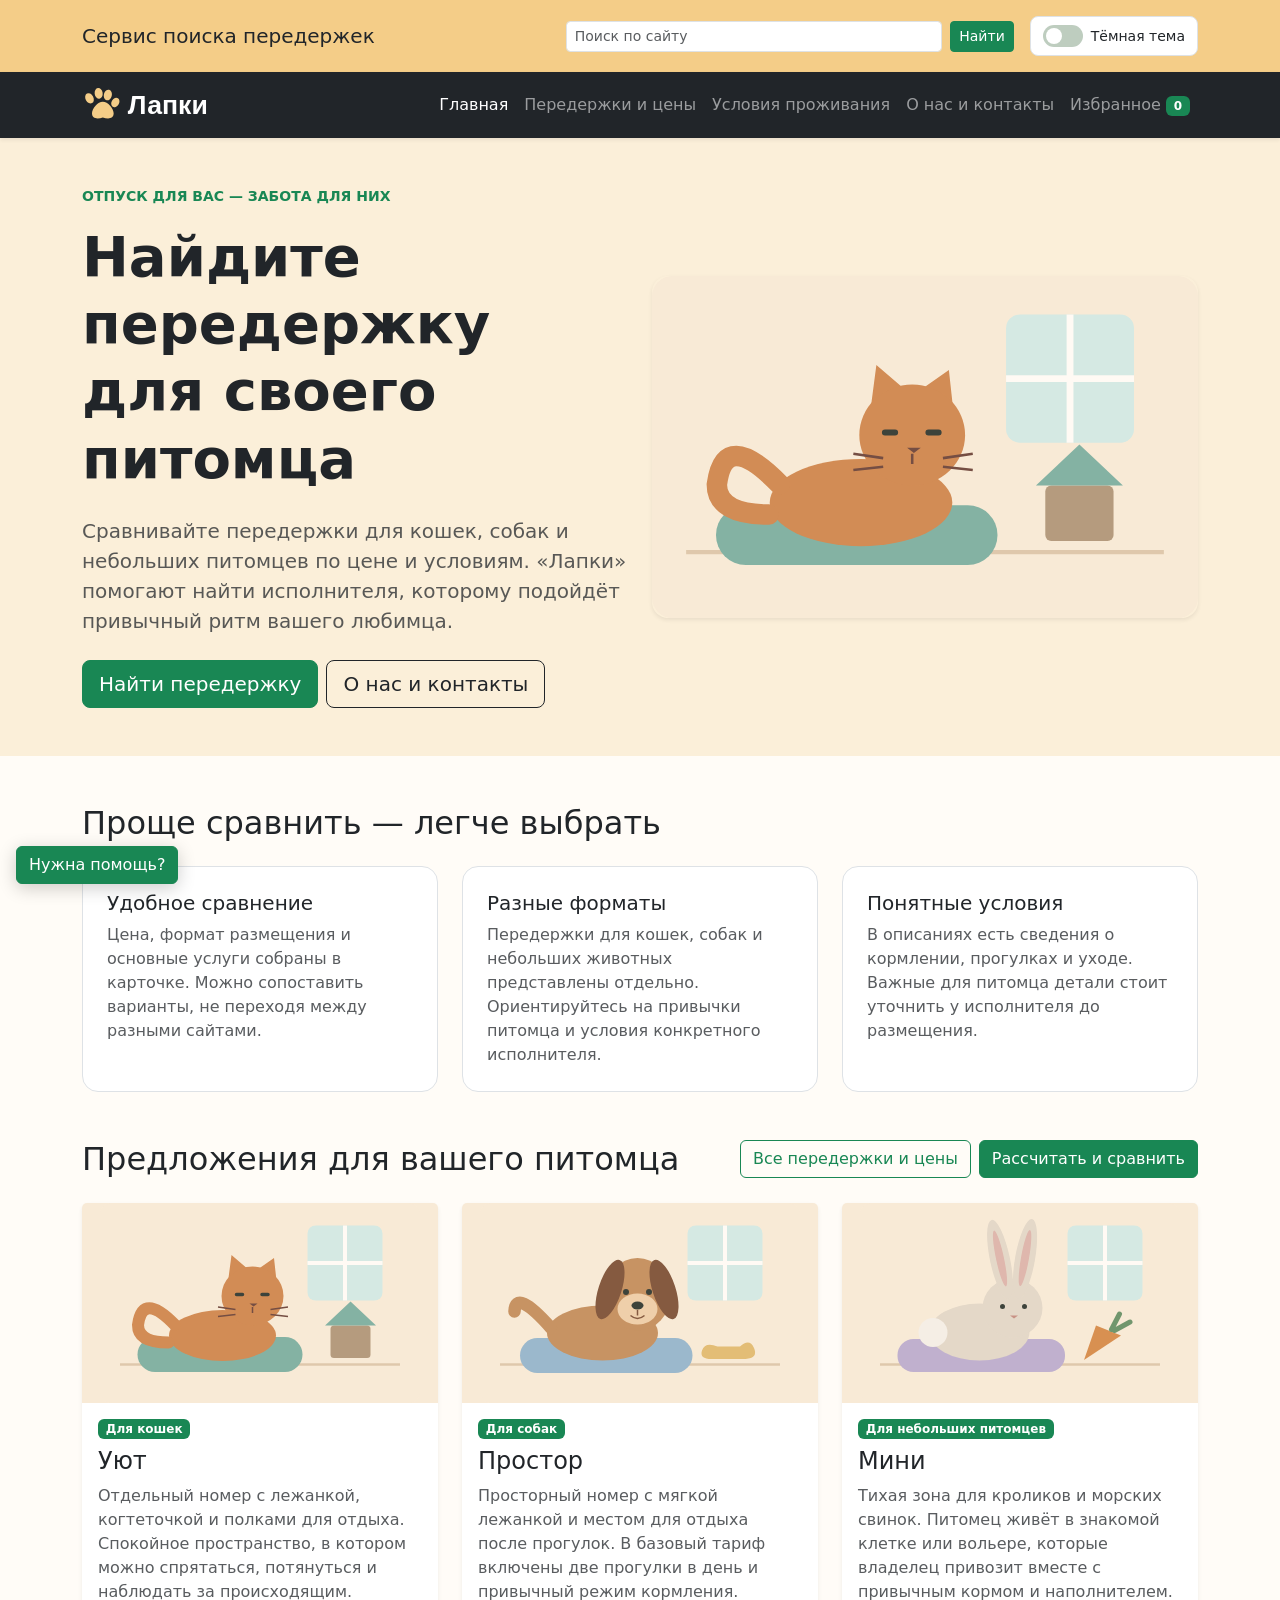
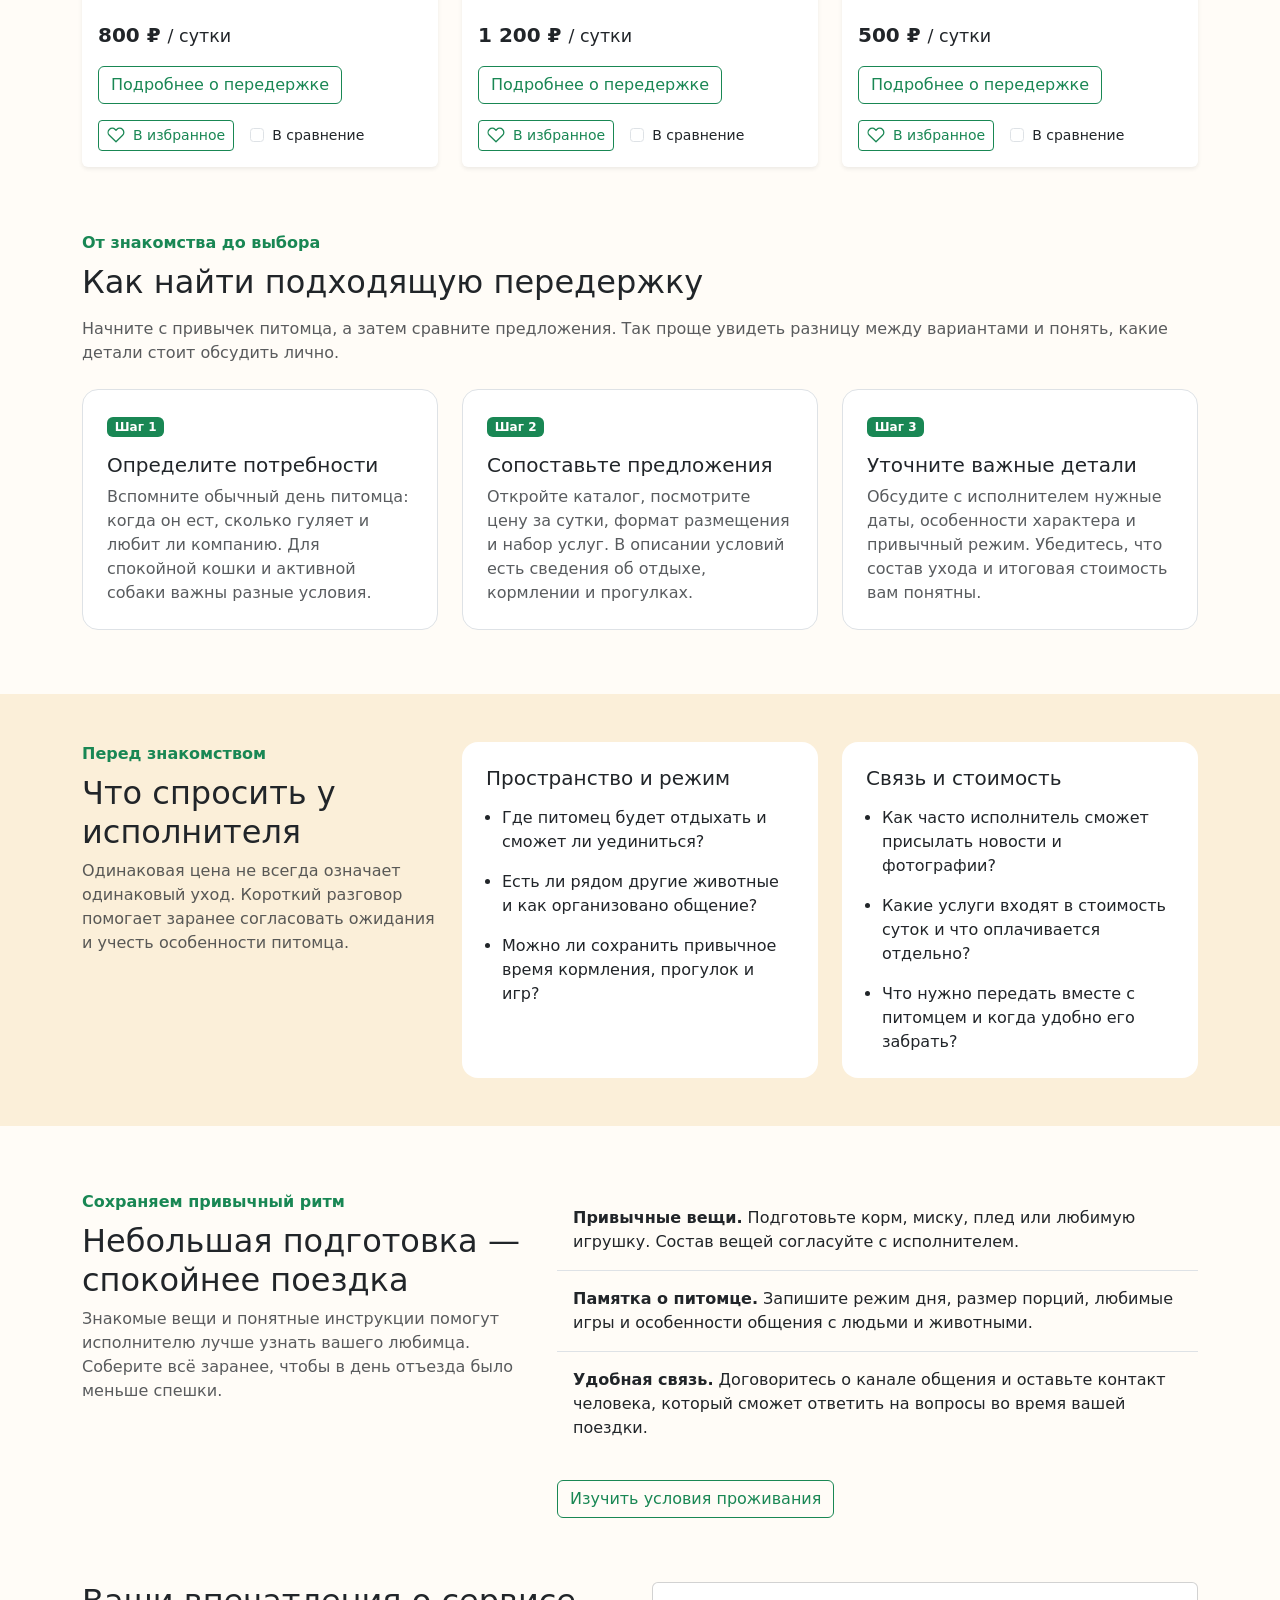
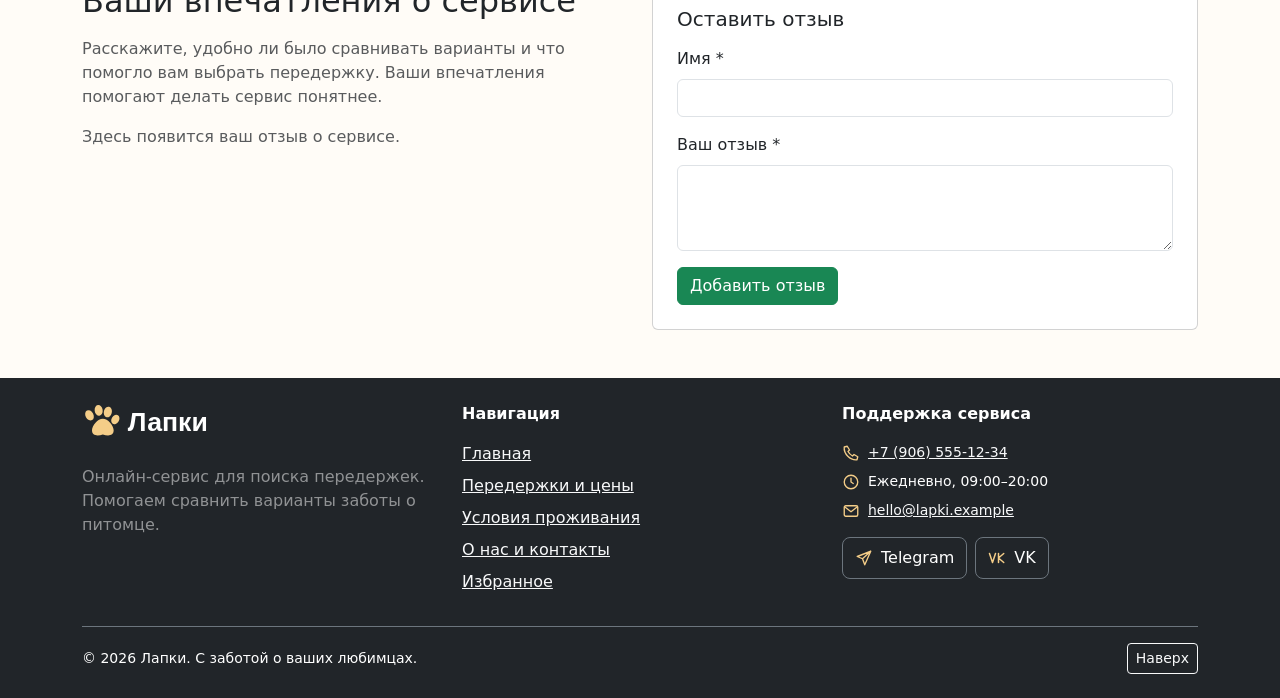
<file: index.html>
<!DOCTYPE html>
<html lang="ru">
<head>
  <meta charset="UTF-8">
  <meta name="viewport" content="width=device-width, initial-scale=1.0">
  <meta name="description" content="Лапки — агрегатор передержек для кошек, собак и небольших домашних животных. Сравнивайте предложения исполнителей, цены и условия размещения.">
  <title>Лапки — агрегатор передержек для животных</title>
  <script src="js/theme.js"></script>
  <link rel="stylesheet" href="https://cdn.jsdelivr.net/npm/bootstrap@5.3.8/dist/css/bootstrap.min.css">
  <link rel="stylesheet" href="css/custom.css">
</head>
<body>
  <header class="brand-bar py-3" id="top">
    <div class="container">
      <div class="row align-items-center g-3">
        <div class="col-12 col-xl-4"><p class="h5 mb-0">Сервис поиска передержек</p></div>
        <div class="col-12 col-xl-8 d-flex flex-wrap justify-content-xl-end align-items-center gap-3">
          <form class="site-search d-flex gap-2" role="search" aria-label="Поиск по сайту" action="search.html" method="get">
            <label class="visually-hidden" for="site-search">Поиск по сайту</label>
            <input class="form-control form-control-sm" type="search" id="site-search" name="q" placeholder="Поиск по сайту" maxlength="120" required>
            <button class="btn btn-success btn-sm" type="submit">Найти</button>
          </form>
          <button class="theme-toggle" id="themeToggle" type="button" aria-pressed="false" aria-label="Тёмная тема">
            <span class="theme-toggle-track" aria-hidden="true"><span class="theme-toggle-thumb"></span></span>
            <span>Тёмная тема</span>
          </button>
        </div>
      </div>
    </div>
  </header>
  <nav class="navbar navbar-expand-xl bg-dark sticky-top shadow-sm" data-bs-theme="dark" aria-label="Основная навигация">
    <div class="container">
      <a class="navbar-brand brand-logo" href="index.html"><img src="images/logo.svg" alt="Лапки — на главную" width="150" height="40"></a>
      <button class="navbar-toggler" type="button" data-bs-toggle="collapse" data-bs-target="#mainNavbar" aria-controls="mainNavbar" aria-expanded="false" aria-label="Открыть меню">
        <span class="navbar-toggler-icon"></span>
      </button>
      <div class="collapse navbar-collapse" id="mainNavbar">
        <ul class="navbar-nav ms-auto">
          <li class="nav-item"><a class="nav-link active" aria-current="page" href="index.html">Главная</a></li>
          <li class="nav-item"><a class="nav-link" href="catalog.html">Передержки и цены</a></li>
          <li class="nav-item"><a class="nav-link" href="product.html">Условия проживания</a></li>
          <li class="nav-item"><a class="nav-link" href="about.html">О нас и контакты</a></li>
          <li class="nav-item"><a class="nav-link" href="favorites.html">Избранное <span class="badge text-bg-success" data-favorites-count>0</span></a></li>
        </ul>
      </div>
    </div>
  </nav>

  <main>
    <section class="container-fluid px-0 hero py-5">
      <div class="container">
        <div class="row align-items-center g-4">
          <div class="col-12 col-lg-6">
            <p class="text-uppercase small fw-bold text-success">Отпуск для вас — забота для них</p>
            <h1 class="display-4 fw-bold">Найдите передержку<br>для своего питомца</h1>
            <p class="lead text-body-secondary my-4">Сравнивайте передержки для кошек, собак и небольших питомцев по цене и условиям. «Лапки» помогают найти исполнителя, которому подойдёт привычный ритм вашего любимца.</p>
            <div class="d-flex flex-wrap gap-2">
              <a class="btn btn-success btn-lg" href="catalog.html">Найти передержку</a>
              <a class="btn btn-outline-dark btn-lg" href="about.html">О нас и контакты</a>
            </div>
          </div>
          <div class="col-12 col-lg-6">
            <img class="img-fluid rounded-4 shadow-sm" src="images/room-cat.svg" alt="Иллюстрация передержки для кошек" width="640" height="400">
          </div>
        </div>
      </div>
    </section>
    <section class="container my-5" id="advantages" aria-labelledby="advantages-title">
      <h2 class="h2 mb-4" id="advantages-title">Проще сравнить — легче выбрать</h2>
      <div class="row g-4">
        <div class="col-12 col-md-4">
          <article class="p-4 border rounded-4 h-100 bg-white">
            <h3 class="h5">Удобное сравнение</h3>
            <p class="text-body-secondary mb-0">Цена, формат размещения и основные услуги собраны в карточке. Можно сопоставить варианты, не переходя между разными сайтами.</p>
          </article>
        </div>
        <div class="col-12 col-md-4">
          <article class="p-4 border rounded-4 h-100 bg-white">
            <h3 class="h5">Разные форматы</h3>
            <p class="text-body-secondary mb-0">Передержки для кошек, собак и небольших животных представлены отдельно. Ориентируйтесь на привычки питомца и условия конкретного исполнителя.</p>
          </article>
        </div>
        <div class="col-12 col-md-4">
          <article class="p-4 border rounded-4 h-100 bg-white">
            <h3 class="h5">Понятные условия</h3>
            <p class="text-body-secondary mb-0">В описаниях есть сведения о кормлении, прогулках и уходе. Важные для питомца детали стоит уточнить у исполнителя до размещения.</p>
          </article>
        </div>
      </div>
    </section>
    <section class="container my-5" aria-labelledby="popular-title">
      <div class="d-flex flex-wrap justify-content-between align-items-center gap-3 mb-4">
        <h2 class="h2 mb-0" id="popular-title">Предложения для вашего питомца</h2>
        <div class="d-flex flex-wrap gap-2"><a class="btn btn-outline-success" href="catalog.html">Все передержки и цены</a><a class="btn btn-success" href="catalog.html#calculator">Рассчитать и сравнить</a></div>
      </div>
      <div class="row g-4">
        <div class="col-12 col-md-6 col-lg-4">
          <article class="card h-100 shadow-sm border-0">
            <img class="card-img-top room-image" src="images/room-cat.svg" alt="Передержка «Уют» для кошек" width="640" height="400" loading="lazy">
            <div class="card-body d-flex flex-column">
              <span class="badge text-bg-success align-self-start mb-2">Для кошек</span>
              <h3 class="card-title h4">Уют</h3>
              <p class="card-text text-body-secondary">Отдельный номер с лежанкой, когтеточкой и полками для отдыха. Спокойное пространство, в котором можно спрятаться, потянуться и наблюдать за происходящим.</p>
              <p class="fs-5 fw-bold mt-auto">800 ₽ <span class="small fw-normal">/ сутки</span></p>
              <a class="btn btn-outline-success align-self-start" href="product.html?place=cat">Подробнее о передержке</a>
              <div class="d-flex flex-wrap align-items-center gap-3 mt-3">
                <button class="favorite-button btn btn-outline-success btn-sm d-inline-flex align-items-center gap-2" type="button" data-favorite="cat" aria-pressed="false" aria-label="Добавить «Уют» в избранное">
                  <svg width="18" height="18" aria-hidden="true"><use href="images/icons.svg#heart"></use></svg><span>В избранное</span>
                </button>
                <label class="d-flex align-items-center gap-2 small"><input class="form-check-input mt-0" type="checkbox" data-compare="cat">В сравнение</label>
              </div>
            </div>
          </article>
        </div>
        <div class="col-12 col-md-6 col-lg-4">
          <article class="card h-100 shadow-sm border-0">
            <img class="card-img-top room-image" src="images/room-dog.svg" alt="Передержка «Простор» для собак" width="640" height="400" loading="lazy">
            <div class="card-body d-flex flex-column">
              <span class="badge text-bg-success align-self-start mb-2">Для собак</span>
              <h3 class="card-title h4">Простор</h3>
              <p class="card-text text-body-secondary">Просторный номер с мягкой лежанкой и местом для отдыха после прогулок. В базовый тариф включены две прогулки в день и привычный режим кормления.</p>
              <p class="fs-5 fw-bold mt-auto">1 200 ₽ <span class="small fw-normal">/ сутки</span></p>
              <a class="btn btn-outline-success align-self-start" href="product.html?place=dog">Подробнее о передержке</a>
              <div class="d-flex flex-wrap align-items-center gap-3 mt-3">
                <button class="favorite-button btn btn-outline-success btn-sm d-inline-flex align-items-center gap-2" type="button" data-favorite="dog" aria-pressed="false" aria-label="Добавить «Простор» в избранное">
                  <svg width="18" height="18" aria-hidden="true"><use href="images/icons.svg#heart"></use></svg><span>В избранное</span>
                </button>
                <label class="d-flex align-items-center gap-2 small"><input class="form-check-input mt-0" type="checkbox" data-compare="dog">В сравнение</label>
              </div>
            </div>
          </article>
        </div>
        <div class="col-12 col-md-6 col-lg-4">
          <article class="card h-100 shadow-sm border-0">
            <img class="card-img-top room-image" src="images/room-small.svg" alt="Передержка «Мини» для небольших питомцев" width="640" height="400" loading="lazy">
            <div class="card-body d-flex flex-column">
              <span class="badge text-bg-success align-self-start mb-2">Для небольших питомцев</span>
              <h3 class="card-title h4">Мини</h3>
              <p class="card-text text-body-secondary">Тихая зона для кроликов и морских свинок. Питомец живёт в знакомой клетке или вольере, которые владелец привозит вместе с привычным кормом и наполнителем.</p>
              <p class="fs-5 fw-bold mt-auto">500 ₽ <span class="small fw-normal">/ сутки</span></p>
              <a class="btn btn-outline-success align-self-start" href="product.html?place=small">Подробнее о передержке</a>
              <div class="d-flex flex-wrap align-items-center gap-3 mt-3">
                <button class="favorite-button btn btn-outline-success btn-sm d-inline-flex align-items-center gap-2" type="button" data-favorite="small" aria-pressed="false" aria-label="Добавить «Мини» в избранное">
                  <svg width="18" height="18" aria-hidden="true"><use href="images/icons.svg#heart"></use></svg><span>В избранное</span>
                </button>
                <label class="d-flex align-items-center gap-2 small"><input class="form-check-input mt-0" type="checkbox" data-compare="small">В сравнение</label>
              </div>
            </div>
          </article>
        </div>
      </div>
    </section>
    <section class="container my-5 py-3" aria-labelledby="steps-title">
      <p class="text-success fw-bold mb-2">От знакомства до выбора</p>
      <h2 class="h2 mb-3" id="steps-title">Как найти подходящую передержку</h2>
      <p class="text-body-secondary mb-4">Начните с привычек питомца, а затем сравните предложения. Так проще увидеть разницу между вариантами и понять, какие детали стоит обсудить лично.</p>
      <ol class="row g-4 list-unstyled mb-0">
        <li class="col-12 col-md-4">
          <article class="bg-white border rounded-4 p-4 h-100">
            <span class="badge text-bg-success mb-3">Шаг 1</span>
            <h3 class="h5">Определите потребности</h3>
            <p class="text-body-secondary mb-0">Вспомните обычный день питомца: когда он ест, сколько гуляет и любит ли компанию. Для спокойной кошки и активной собаки важны разные условия.</p>
          </article>
        </li>
        <li class="col-12 col-md-4">
          <article class="bg-white border rounded-4 p-4 h-100">
            <span class="badge text-bg-success mb-3">Шаг 2</span>
            <h3 class="h5">Сопоставьте предложения</h3>
            <p class="text-body-secondary mb-0">Откройте каталог, посмотрите цену за сутки, формат размещения и набор услуг. В описании условий есть сведения об отдыхе, кормлении и прогулках.</p>
          </article>
        </li>
        <li class="col-12 col-md-4">
          <article class="bg-white border rounded-4 p-4 h-100">
            <span class="badge text-bg-success mb-3">Шаг 3</span>
            <h3 class="h5">Уточните важные детали</h3>
            <p class="text-body-secondary mb-0">Обсудите с исполнителем нужные даты, особенности характера и привычный режим. Убедитесь, что состав ухода и итоговая стоимость вам понятны.</p>
          </article>
        </li>
      </ol>
    </section>
    <section class="hero py-5" aria-labelledby="questions-title">
      <div class="container">
        <div class="row g-4">
          <div class="col-12 col-lg-4">
            <p class="text-success fw-bold mb-2">Перед знакомством</p>
            <h2 class="h2" id="questions-title">Что спросить у исполнителя</h2>
            <p class="text-body-secondary mb-0">Одинаковая цена не всегда означает одинаковый уход. Короткий разговор помогает заранее согласовать ожидания и учесть особенности питомца.</p>
          </div>
          <div class="col-12 col-md-6 col-lg-4">
            <div class="bg-white rounded-4 p-4 h-100">
              <h3 class="h5 mb-3">Пространство и режим</h3>
              <ul class="ps-3 mb-0">
                <li class="mb-3">Где питомец будет отдыхать и сможет ли уединиться?</li>
                <li class="mb-3">Есть ли рядом другие животные и как организовано общение?</li>
                <li>Можно ли сохранить привычное время кормления, прогулок и игр?</li>
              </ul>
            </div>
          </div>
          <div class="col-12 col-md-6 col-lg-4">
            <div class="bg-white rounded-4 p-4 h-100">
              <h3 class="h5 mb-3">Связь и стоимость</h3>
              <ul class="ps-3 mb-0">
                <li class="mb-3">Как часто исполнитель сможет присылать новости и фотографии?</li>
                <li class="mb-3">Какие услуги входят в стоимость суток и что оплачивается отдельно?</li>
                <li>Что нужно передать вместе с питомцем и когда удобно его забрать?</li>
              </ul>
            </div>
          </div>
        </div>
      </div>
    </section>
    <section class="container my-5 py-3" aria-labelledby="preparation-title">
      <div class="row g-4 align-items-start">
        <div class="col-12 col-lg-5">
          <p class="text-success fw-bold mb-2">Сохраняем привычный ритм</p>
          <h2 class="h2" id="preparation-title">Небольшая подготовка — спокойнее поездка</h2>
          <p class="text-body-secondary mb-0">Знакомые вещи и понятные инструкции помогут исполнителю лучше узнать вашего любимца. Соберите всё заранее, чтобы в день отъезда было меньше спешки.</p>
        </div>
        <div class="col-12 col-lg-7">
          <ul class="list-group list-group-flush">
            <li class="list-group-item bg-transparent py-3"><strong>Привычные вещи.</strong> Подготовьте корм, миску, плед или любимую игрушку. Состав вещей согласуйте с исполнителем.</li>
            <li class="list-group-item bg-transparent py-3"><strong>Памятка о питомце.</strong> Запишите режим дня, размер порций, любимые игры и особенности общения с людьми и животными.</li>
            <li class="list-group-item bg-transparent py-3"><strong>Удобная связь.</strong> Договоритесь о канале общения и оставьте контакт человека, который сможет ответить на вопросы во время вашей поездки.</li>
          </ul>
          <a class="btn btn-outline-success mt-4" href="product.html">Изучить условия проживания</a>
        </div>
      </div>
    </section>
    <section class="container my-5" id="reviews" aria-labelledby="reviews-title">
      <div class="row g-4">
        <div class="col-12 col-lg-6">
          <h2 class="h2 mb-3" id="reviews-title">Ваши впечатления о сервисе</h2>
          <p class="text-body-secondary">Расскажите, удобно ли было сравнивать варианты и что помогло вам выбрать передержку. Ваши впечатления помогают делать сервис понятнее.</p>
          <div id="reviewList" class="d-grid gap-3" aria-live="polite">
            <p class="text-body-secondary" id="noReviews">Здесь появится ваш отзыв о сервисе.</p>
          </div>
        </div>
        <div class="col-12 col-lg-6">
          <form class="card card-body p-4" id="reviewForm">
            <h3 class="h5 mb-3">Оставить отзыв</h3>
            <div class="mb-3">
              <label class="form-label" for="review-name">Имя *</label>
              <input class="form-control" id="review-name" name="name" minlength="2" maxlength="50" required>
            </div>
            <div class="mb-3">
              <label class="form-label" for="review-text">Ваш отзыв *</label>
              <textarea class="form-control" id="review-text" name="review" rows="3" minlength="10" maxlength="600" required></textarea>
            </div>
            <button class="btn btn-success align-self-start" type="submit">Добавить отзыв</button>
          </form>
        </div>
      </div>
    </section>
  </main>
  <footer class="site-footer bg-dark text-white py-4 mt-5">
    <div class="container">
      <div class="row g-4">
        <div class="col-12 col-md-4">
          <a class="brand-logo d-inline-block mb-3" href="index.html"><img src="images/logo.svg" alt="Лапки — на главную" width="150" height="40"></a>
          <p class="text-white-50 mb-0">Онлайн-сервис для поиска передержек.<br>Помогаем сравнить варианты заботы о питомце.</p>
        </div>
        <div class="col-12 col-md-4">
          <nav aria-label="Навигация в подвале">
            <p class="fw-bold mb-3">Навигация</p>
            <ul class="list-unstyled mb-0">
              <li class="mb-2"><a class="link-light" aria-current="page" href="index.html">Главная</a></li>
              <li class="mb-2"><a class="link-light" href="catalog.html">Передержки и цены</a></li>
              <li class="mb-2"><a class="link-light" href="product.html">Условия проживания</a></li>
              <li class="mb-2"><a class="link-light" href="about.html">О нас и контакты</a></li>
              <li class="mb-2"><a class="link-light" href="favorites.html">Избранное</a></li>
            </ul>
          </nav>
        </div>
        <div class="col-12 col-md-4">
          <p class="fw-bold mb-3">Поддержка сервиса</p>
          <address class="small mb-3">
            <p class="d-flex align-items-center gap-2 mb-2"><svg class="contact-icon" width="18" height="18" aria-hidden="true"><use href="images/icons.svg#phone"></use></svg><a class="link-light" href="tel:+79065551234">+7 (906) 555-12-34</a></p>
            <p class="d-flex align-items-center gap-2 mb-2"><svg class="contact-icon" width="18" height="18" aria-hidden="true"><use href="images/icons.svg#clock"></use></svg><span>Ежедневно, 09:00–20:00</span></p>
            <p class="d-flex align-items-center gap-2 mb-0"><svg class="contact-icon" width="18" height="18" aria-hidden="true"><use href="images/icons.svg#mail"></use></svg><a class="link-light text-break" href="mailto:hello@lapki.example">hello@lapki.example</a></p>
          </address>
          <ul class="list-unstyled d-flex flex-wrap gap-2 mb-2" aria-label="Социальные сети">
              <li><a class="social-badge" href="#" data-placeholder><svg class="contact-icon" width="18" height="18" aria-hidden="true"><use href="images/icons.svg#telegram"></use></svg>Telegram</a></li>
              <li><a class="social-badge" href="#" data-placeholder><svg class="contact-icon" width="18" height="18" aria-hidden="true"><use href="images/icons.svg#vk"></use></svg>VK</a></li>
            </ul>
        </div>
      </div>
      <div class="d-flex flex-wrap justify-content-between align-items-center gap-2 border-top border-secondary pt-3 mt-4 small">
        <span>© 2026 Лапки. С заботой о ваших любимцах.</span>
        <a class="btn btn-outline-light btn-sm" href="#top">Наверх</a>
      </div>
    </div>
  </footer>
  <aside class="help-panel" id="helpPanel" aria-labelledby="help-title" hidden>
    <div class="d-flex justify-content-between align-items-center gap-3 mb-3">
      <h2 class="h6 mb-0" id="help-title">Помощник «Лапки»</h2>
      <button class="btn-close" id="helpClose" type="button" aria-label="Закрыть подсказку"></button>
    </div>
    <p>Здравствуйте! Нужна помощь с выбором передержки?</p>
    <p class="small text-body-secondary">Подскажу, где посмотреть условия и рассчитать стоимость.</p>
    <div class="d-grid gap-2">
      <a class="btn btn-outline-success btn-sm" href="catalog.html">Посмотреть передержки</a>
      <a class="btn btn-outline-success btn-sm" href="catalog.html#calculator">Рассчитать и сравнить</a>
      <a class="btn btn-outline-success btn-sm" href="about.html#contacts-title">Связаться с поддержкой</a>
    </div>
  </aside>
  <button class="help-launcher btn btn-success" id="helpToggle" type="button" aria-expanded="false" aria-controls="helpPanel">Нужна помощь?</button>
  <p class="visually-hidden" id="siteStatus" role="status"></p>
  <script src="https://cdn.jsdelivr.net/npm/bootstrap@5.3.8/dist/js/bootstrap.bundle.min.js"></script>
  <script src="js/data.js"></script>
  <script src="js/main.js"></script>
  <script src="js/favorites.js"></script>
  <script src="js/tools.js"></script>
  <script src="js/search.js"></script>
  <script src="js/widget.js"></script>
</body>
</html>
</file>
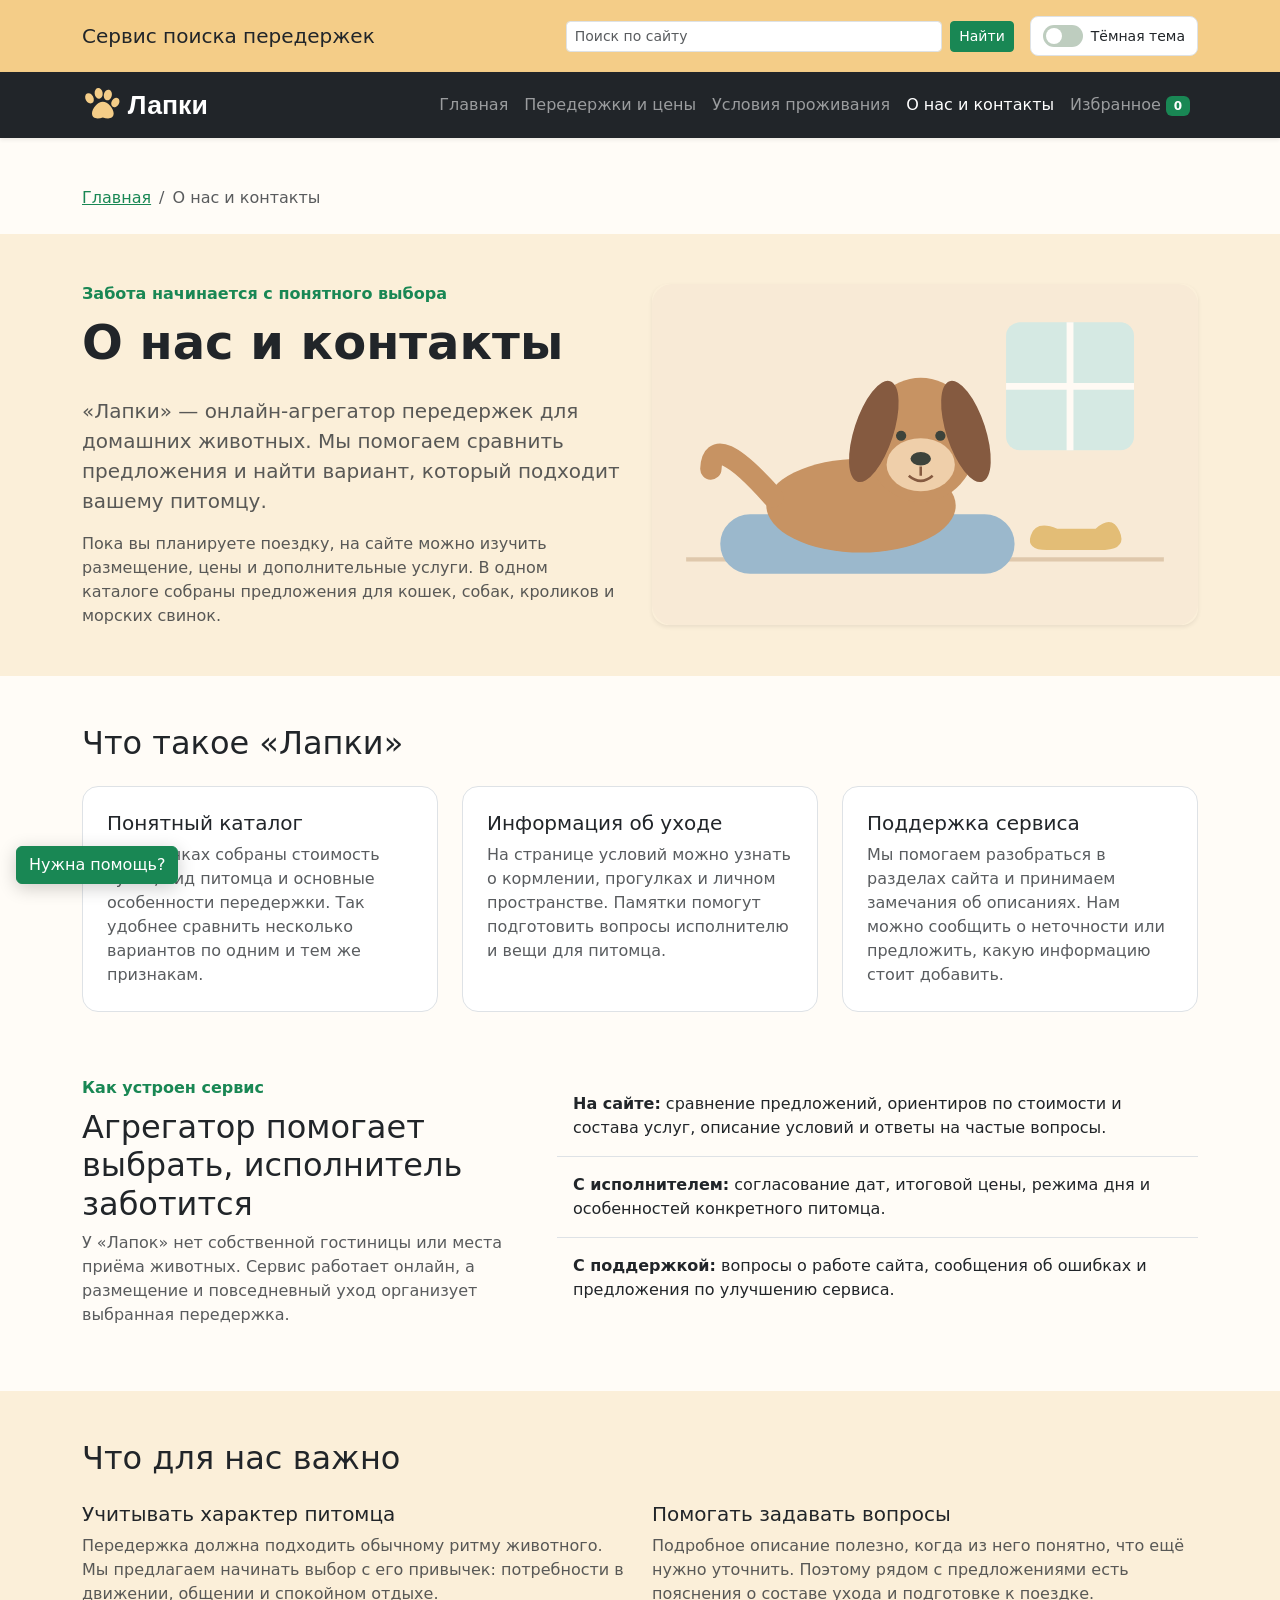
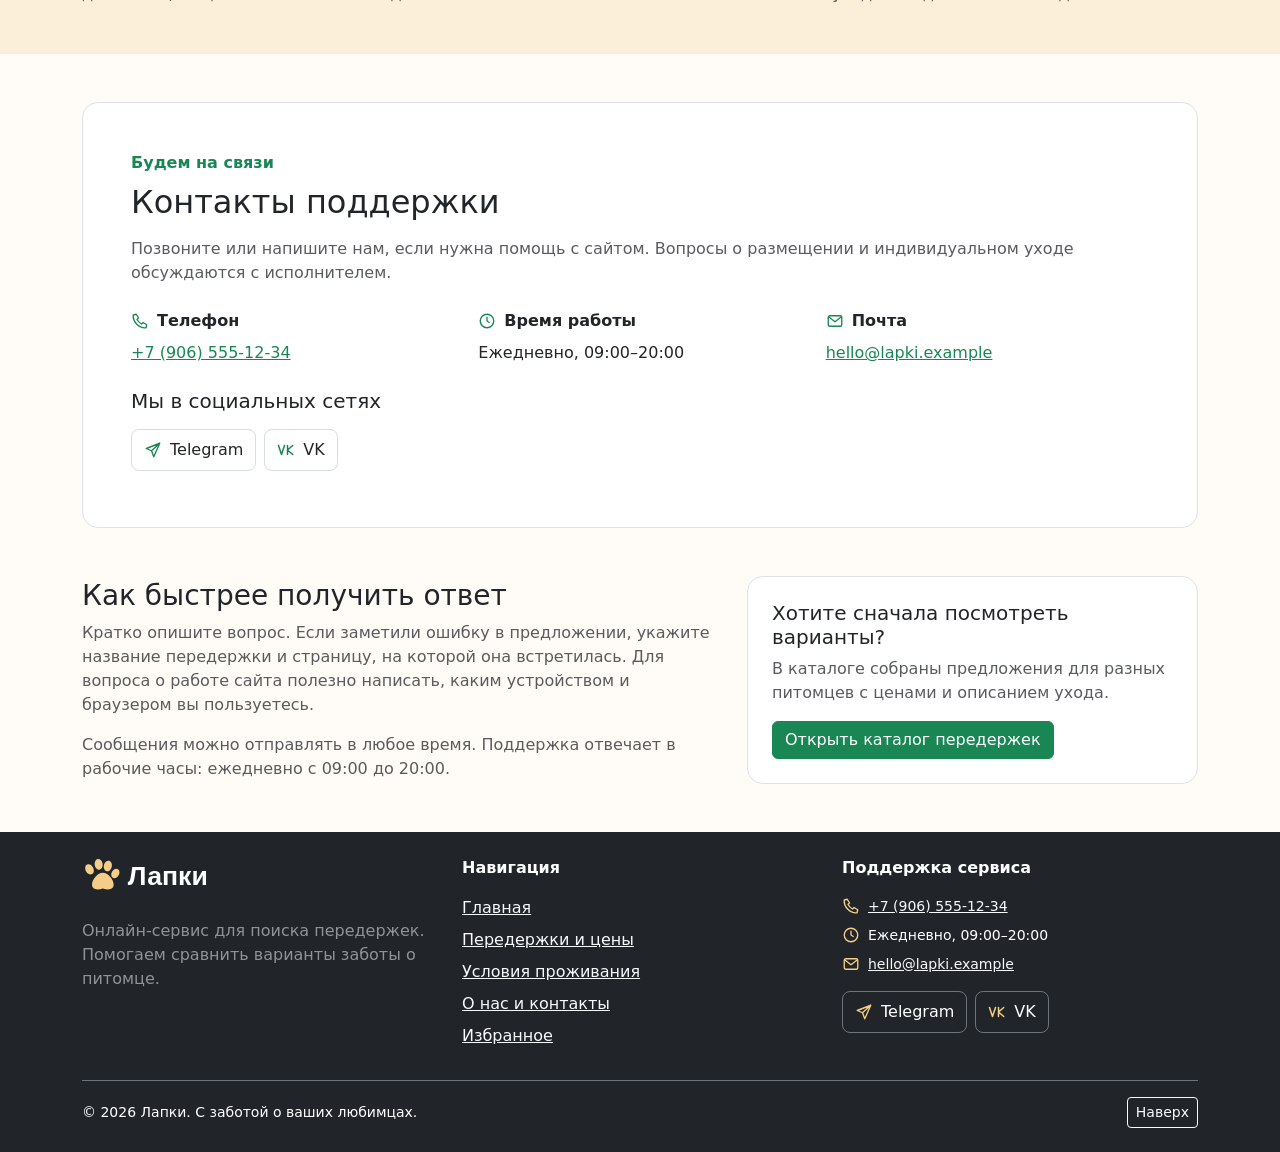
<file: about.html>
<!DOCTYPE html>
<html lang="ru">
<head>
  <meta charset="UTF-8">
  <meta name="viewport" content="width=device-width, initial-scale=1.0">
  <meta name="description" content="О сервисе Лапки: как устроен агрегатор передержек и как связаться с поддержкой по телефону и почте.">
  <title>О нас и контакты — Лапки</title>
  <script src="js/theme.js"></script>
  <link rel="stylesheet" href="https://cdn.jsdelivr.net/npm/bootstrap@5.3.8/dist/css/bootstrap.min.css">
  <link rel="stylesheet" href="css/custom.css">
</head>
<body>
  <header class="brand-bar py-3" id="top">
    <div class="container">
      <div class="row align-items-center g-3">
        <div class="col-12 col-xl-4"><p class="h5 mb-0">Сервис поиска передержек</p></div>
        <div class="col-12 col-xl-8 d-flex flex-wrap justify-content-xl-end align-items-center gap-3">
          <form class="site-search d-flex gap-2" role="search" aria-label="Поиск по сайту" action="search.html" method="get">
            <label class="visually-hidden" for="site-search">Поиск по сайту</label>
            <input class="form-control form-control-sm" type="search" id="site-search" name="q" placeholder="Поиск по сайту" maxlength="120" required>
            <button class="btn btn-success btn-sm" type="submit">Найти</button>
          </form>
          <button class="theme-toggle" id="themeToggle" type="button" aria-pressed="false" aria-label="Тёмная тема">
            <span class="theme-toggle-track" aria-hidden="true"><span class="theme-toggle-thumb"></span></span>
            <span>Тёмная тема</span>
          </button>
        </div>
      </div>
    </div>
  </header>
  <nav class="navbar navbar-expand-xl bg-dark sticky-top shadow-sm" data-bs-theme="dark" aria-label="Основная навигация">
    <div class="container">
      <a class="navbar-brand brand-logo" href="index.html"><img src="images/logo.svg" alt="Лапки — на главную" width="150" height="40"></a>
      <button class="navbar-toggler" type="button" data-bs-toggle="collapse" data-bs-target="#mainNavbar" aria-controls="mainNavbar" aria-expanded="false" aria-label="Открыть меню">
        <span class="navbar-toggler-icon"></span>
      </button>
      <div class="collapse navbar-collapse" id="mainNavbar">
        <ul class="navbar-nav ms-auto">
          <li class="nav-item"><a class="nav-link" href="index.html">Главная</a></li>
          <li class="nav-item"><a class="nav-link" href="catalog.html">Передержки и цены</a></li>
          <li class="nav-item"><a class="nav-link" href="product.html">Условия проживания</a></li>
          <li class="nav-item"><a class="nav-link active" aria-current="page" href="about.html">О нас и контакты</a></li>
          <li class="nav-item"><a class="nav-link" href="favorites.html">Избранное <span class="badge text-bg-success" data-favorites-count>0</span></a></li>
        </ul>
      </div>
    </div>
  </nav>

  <main>
    <nav class="container mt-5 mb-4" aria-label="Хлебные крошки">
      <ol class="breadcrumb mb-0">
        <li class="breadcrumb-item"><a class="link-success" href="index.html">Главная</a></li>
        <li class="breadcrumb-item active" aria-current="page">О нас и контакты</li>
      </ol>
    </nav>
    <section class="hero py-5">
      <div class="container">
        <div class="row g-4 align-items-center">
          <div class="col-12 col-lg-6">
            <p class="text-success fw-bold mb-2">Забота начинается с понятного выбора</p>
            <h1 class="display-5 fw-bold">О нас и контакты</h1>
            <p class="lead text-body-secondary mt-4">«Лапки» — онлайн-агрегатор передержек для домашних животных. Мы помогаем сравнить предложения и найти вариант, который подходит вашему питомцу.</p>
            <p class="text-body-secondary mb-0">Пока вы планируете поездку, на сайте можно изучить размещение, цены и дополнительные услуги. В одном каталоге собраны предложения для кошек, собак, кроликов и морских свинок.</p>
          </div>
          <div class="col-12 col-lg-6">
            <img class="img-fluid rounded-4 shadow-sm" src="images/room-dog.svg" alt="Собака отдыхает на мягкой лежанке" width="640" height="400">
          </div>
        </div>
      </div>
    </section>
    <section class="container my-5" aria-labelledby="service-title">
      <h2 class="h2 mb-4" id="service-title">Что такое «Лапки»</h2>
      <div class="row g-4">
        <div class="col-12 col-md-4">
          <article class="bg-white border rounded-4 p-4 h-100">
            <h3 class="h5">Понятный каталог</h3>
            <p class="text-body-secondary mb-0">В карточках собраны стоимость суток, вид питомца и основные особенности передержки. Так удобнее сравнить несколько вариантов по одним и тем же признакам.</p>
          </article>
        </div>
        <div class="col-12 col-md-4">
          <article class="bg-white border rounded-4 p-4 h-100">
            <h3 class="h5">Информация об уходе</h3>
            <p class="text-body-secondary mb-0">На странице условий можно узнать о кормлении, прогулках и личном пространстве. Памятки помогут подготовить вопросы исполнителю и вещи для питомца.</p>
          </article>
        </div>
        <div class="col-12 col-md-4">
          <article class="bg-white border rounded-4 p-4 h-100">
            <h3 class="h5">Поддержка сервиса</h3>
            <p class="text-body-secondary mb-0">Мы помогаем разобраться в разделах сайта и принимаем замечания об описаниях. Нам можно сообщить о неточности или предложить, какую информацию стоит добавить.</p>
          </article>
        </div>
      </div>
    </section>
    <section class="container my-5 py-3" aria-labelledby="roles-title">
      <div class="row g-4">
        <div class="col-12 col-lg-5">
          <p class="text-success fw-bold mb-2">Как устроен сервис</p>
          <h2 class="h2" id="roles-title">Агрегатор помогает выбрать, исполнитель заботится</h2>
          <p class="text-body-secondary mb-0">У «Лапок» нет собственной гостиницы или места приёма животных. Сервис работает онлайн, а размещение и повседневный уход организует выбранная передержка.</p>
        </div>
        <div class="col-12 col-lg-7">
          <ul class="list-group list-group-flush">
            <li class="list-group-item bg-transparent py-3"><strong>На сайте:</strong> сравнение предложений, ориентиров по стоимости и состава услуг, описание условий и ответы на частые вопросы.</li>
            <li class="list-group-item bg-transparent py-3"><strong>С исполнителем:</strong> согласование дат, итоговой цены, режима дня и особенностей конкретного питомца.</li>
            <li class="list-group-item bg-transparent py-3"><strong>С поддержкой:</strong> вопросы о работе сайта, сообщения об ошибках и предложения по улучшению сервиса.</li>
          </ul>
        </div>
      </div>
    </section>
    <section class="hero py-5" aria-labelledby="principles-title">
      <div class="container">
        <h2 class="h2 mb-4" id="principles-title">Что для нас важно</h2>
        <div class="row g-4">
          <div class="col-12 col-md-6">
            <h3 class="h5">Учитывать характер питомца</h3>
            <p class="text-body-secondary mb-0">Передержка должна подходить обычному ритму животного. Мы предлагаем начинать выбор с его привычек: потребности в движении, общении и спокойном отдыхе.</p>
          </div>
          <div class="col-12 col-md-6">
            <h3 class="h5">Помогать задавать вопросы</h3>
            <p class="text-body-secondary mb-0">Подробное описание полезно, когда из него понятно, что ещё нужно уточнить. Поэтому рядом с предложениями есть пояснения о составе ухода и подготовке к поездке.</p>
          </div>
        </div>
      </div>
    </section>
    <section class="container my-5" aria-labelledby="contacts-title">
      <div class="bg-white border rounded-4 p-4 p-lg-5">
        <p class="text-success fw-bold mb-2">Будем на связи</p>
        <h2 class="h2 mb-3" id="contacts-title">Контакты поддержки</h2>
        <p class="text-body-secondary mb-4">Позвоните или напишите нам, если нужна помощь с сайтом. Вопросы о размещении и индивидуальном уходе обсуждаются с исполнителем.</p>
        <dl class="row g-4 mb-4">
          <div class="col-12 col-md-4">
            <dt class="d-flex align-items-center gap-2 mb-2"><svg class="contact-icon" width="18" height="18" aria-hidden="true"><use href="images/icons.svg#phone"></use></svg>Телефон</dt>
            <dd class="mb-0"><a class="link-success" href="tel:+79065551234">+7 (906) 555-12-34</a></dd>
          </div>
          <div class="col-12 col-md-4">
            <dt class="d-flex align-items-center gap-2 mb-2"><svg class="contact-icon" width="18" height="18" aria-hidden="true"><use href="images/icons.svg#clock"></use></svg>Время работы</dt>
            <dd class="mb-0">Ежедневно, 09:00–20:00</dd>
          </div>
          <div class="col-12 col-md-4">
            <dt class="d-flex align-items-center gap-2 mb-2"><svg class="contact-icon" width="18" height="18" aria-hidden="true"><use href="images/icons.svg#mail"></use></svg>Почта</dt>
            <dd class="mb-0"><a class="link-success text-break" href="mailto:hello@lapki.example">hello@lapki.example</a></dd>
          </div>
        </dl>
        <h3 class="h5 mb-3">Мы в социальных сетях</h3>
        <ul class="list-unstyled d-flex flex-wrap gap-2 mb-2" aria-label="Социальные сети">
              <li><a class="social-badge" href="#" data-placeholder><svg class="contact-icon" width="18" height="18" aria-hidden="true"><use href="images/icons.svg#telegram"></use></svg>Telegram</a></li>
              <li><a class="social-badge" href="#" data-placeholder><svg class="contact-icon" width="18" height="18" aria-hidden="true"><use href="images/icons.svg#vk"></use></svg>VK</a></li>
            </ul>
      </div>
    </section>
    <section class="container my-5" aria-labelledby="message-title">
      <div class="row g-4 align-items-center">
        <div class="col-12 col-lg-7">
          <h2 class="h3" id="message-title">Как быстрее получить ответ</h2>
          <p class="text-body-secondary">Кратко опишите вопрос. Если заметили ошибку в предложении, укажите название передержки и страницу, на которой она встретилась. Для вопроса о работе сайта полезно написать, каким устройством и браузером вы пользуетесь.</p>
          <p class="text-body-secondary mb-0">Сообщения можно отправлять в любое время. Поддержка отвечает в рабочие часы: ежедневно с 09:00 до 20:00.</p>
        </div>
        <div class="col-12 col-lg-5">
          <div class="bg-white border rounded-4 p-4">
            <h3 class="h5">Хотите сначала посмотреть варианты?</h3>
            <p class="text-body-secondary">В каталоге собраны предложения для разных питомцев с ценами и описанием ухода.</p>
            <a class="btn btn-success" href="catalog.html">Открыть каталог передержек</a>
          </div>
        </div>
      </div>
    </section>
  </main>
  <footer class="site-footer bg-dark text-white py-4 mt-5">
    <div class="container">
      <div class="row g-4">
        <div class="col-12 col-md-4">
          <a class="brand-logo d-inline-block mb-3" href="index.html"><img src="images/logo.svg" alt="Лапки — на главную" width="150" height="40"></a>
          <p class="text-white-50 mb-0">Онлайн-сервис для поиска передержек.<br>Помогаем сравнить варианты заботы о питомце.</p>
        </div>
        <div class="col-12 col-md-4">
          <nav aria-label="Навигация в подвале">
            <p class="fw-bold mb-3">Навигация</p>
            <ul class="list-unstyled mb-0">
              <li class="mb-2"><a class="link-light" href="index.html">Главная</a></li>
              <li class="mb-2"><a class="link-light" href="catalog.html">Передержки и цены</a></li>
              <li class="mb-2"><a class="link-light" href="product.html">Условия проживания</a></li>
              <li class="mb-2"><a class="link-light" aria-current="page" href="about.html">О нас и контакты</a></li>
              <li class="mb-2"><a class="link-light" href="favorites.html">Избранное</a></li>
            </ul>
          </nav>
        </div>
        <div class="col-12 col-md-4">
          <p class="fw-bold mb-3">Поддержка сервиса</p>
          <address class="small mb-3">
            <p class="d-flex align-items-center gap-2 mb-2"><svg class="contact-icon" width="18" height="18" aria-hidden="true"><use href="images/icons.svg#phone"></use></svg><a class="link-light" href="tel:+79065551234">+7 (906) 555-12-34</a></p>
            <p class="d-flex align-items-center gap-2 mb-2"><svg class="contact-icon" width="18" height="18" aria-hidden="true"><use href="images/icons.svg#clock"></use></svg><span>Ежедневно, 09:00–20:00</span></p>
            <p class="d-flex align-items-center gap-2 mb-0"><svg class="contact-icon" width="18" height="18" aria-hidden="true"><use href="images/icons.svg#mail"></use></svg><a class="link-light text-break" href="mailto:hello@lapki.example">hello@lapki.example</a></p>
          </address>
          <ul class="list-unstyled d-flex flex-wrap gap-2 mb-2" aria-label="Социальные сети">
              <li><a class="social-badge" href="#" data-placeholder><svg class="contact-icon" width="18" height="18" aria-hidden="true"><use href="images/icons.svg#telegram"></use></svg>Telegram</a></li>
              <li><a class="social-badge" href="#" data-placeholder><svg class="contact-icon" width="18" height="18" aria-hidden="true"><use href="images/icons.svg#vk"></use></svg>VK</a></li>
            </ul>
        </div>
      </div>
      <div class="d-flex flex-wrap justify-content-between align-items-center gap-2 border-top border-secondary pt-3 mt-4 small">
        <span>© 2026 Лапки. С заботой о ваших любимцах.</span>
        <a class="btn btn-outline-light btn-sm" href="#top">Наверх</a>
      </div>
    </div>
  </footer>
  <aside class="help-panel" id="helpPanel" aria-labelledby="help-title" hidden>
    <div class="d-flex justify-content-between align-items-center gap-3 mb-3">
      <h2 class="h6 mb-0" id="help-title">Помощник «Лапки»</h2>
      <button class="btn-close" id="helpClose" type="button" aria-label="Закрыть подсказку"></button>
    </div>
    <p>Здравствуйте! Нужна помощь с выбором передержки?</p>
    <p class="small text-body-secondary">Подскажу, где посмотреть условия и рассчитать стоимость.</p>
    <div class="d-grid gap-2">
      <a class="btn btn-outline-success btn-sm" href="catalog.html">Посмотреть передержки</a>
      <a class="btn btn-outline-success btn-sm" href="catalog.html#calculator">Рассчитать и сравнить</a>
      <a class="btn btn-outline-success btn-sm" href="about.html#contacts-title">Связаться с поддержкой</a>
    </div>
  </aside>
  <button class="help-launcher btn btn-success" id="helpToggle" type="button" aria-expanded="false" aria-controls="helpPanel">Нужна помощь?</button>
  <p class="visually-hidden" id="siteStatus" role="status"></p>
  <script src="https://cdn.jsdelivr.net/npm/bootstrap@5.3.8/dist/js/bootstrap.bundle.min.js"></script>
  <script src="js/data.js"></script>
  <script src="js/main.js"></script>
  <script src="js/favorites.js"></script>
  <script src="js/tools.js"></script>
  <script src="js/search.js"></script>
  <script src="js/widget.js"></script>
</body>
</html>
</file>
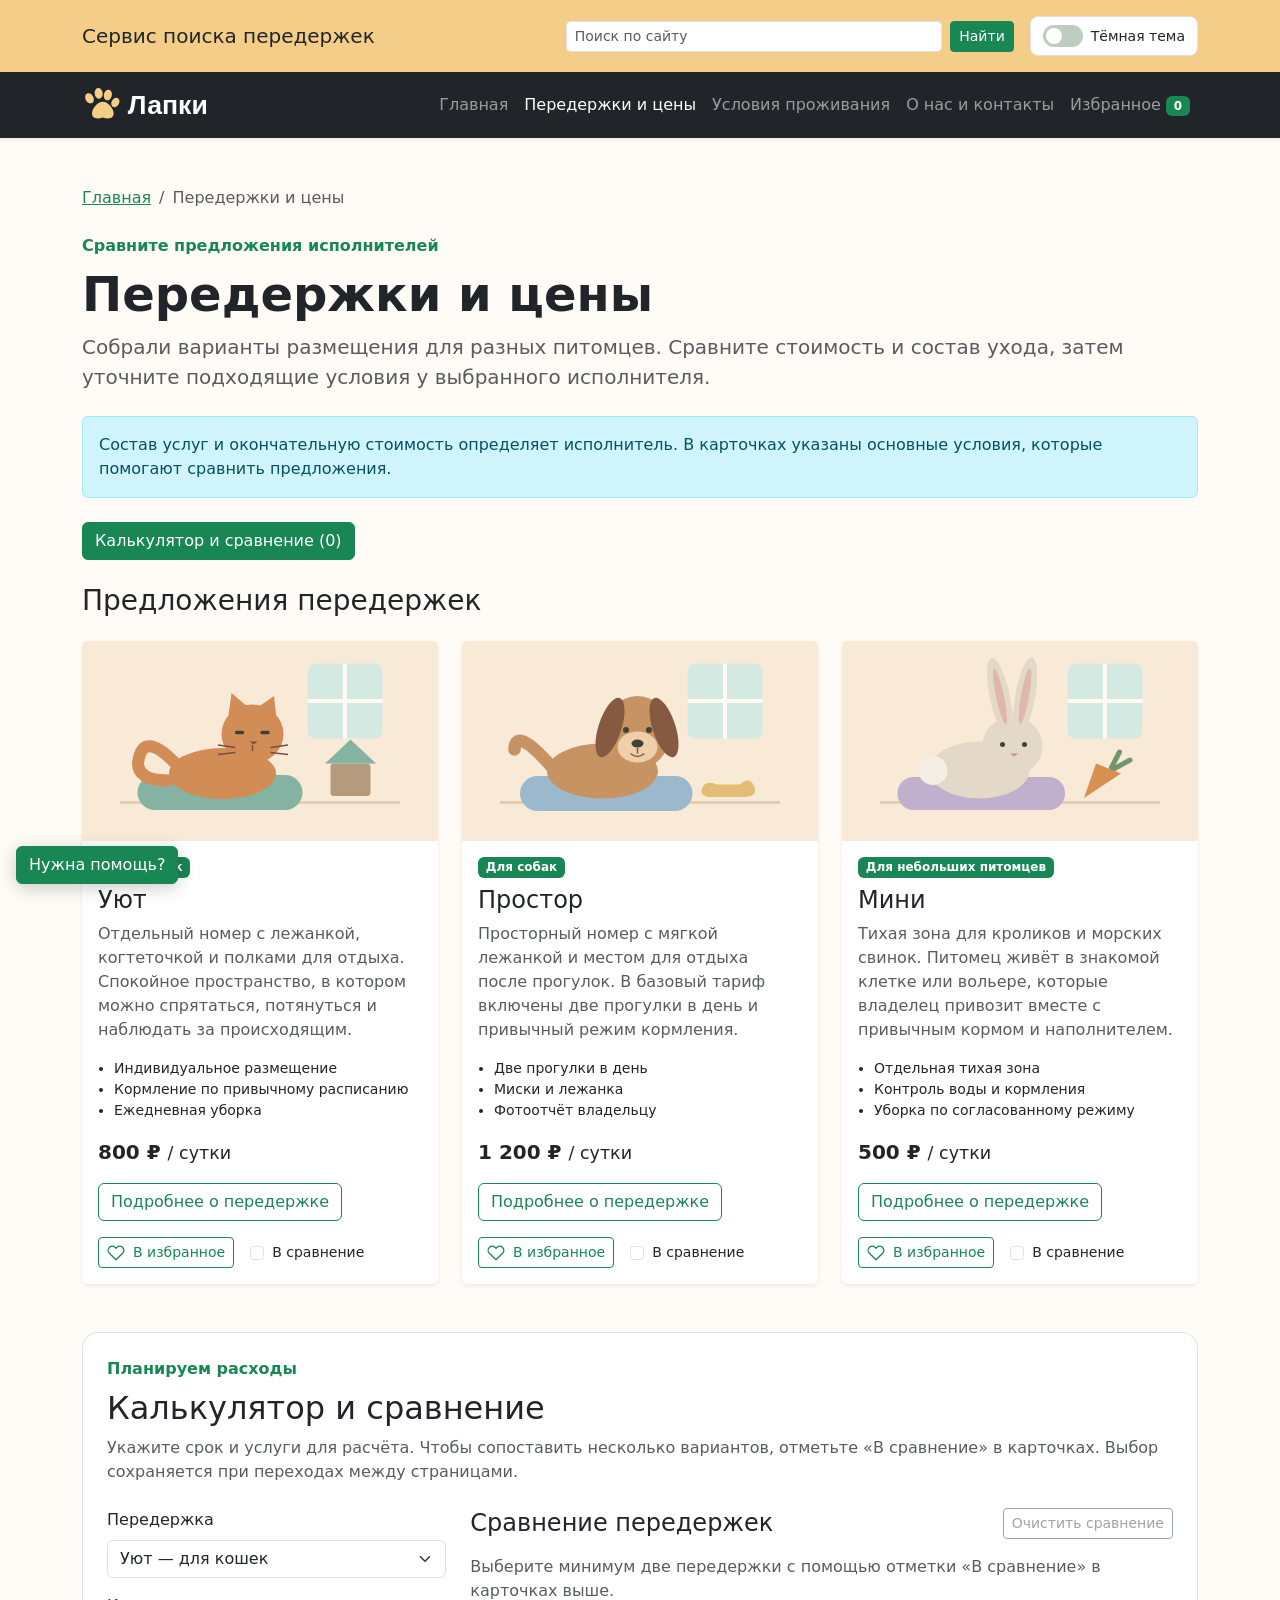
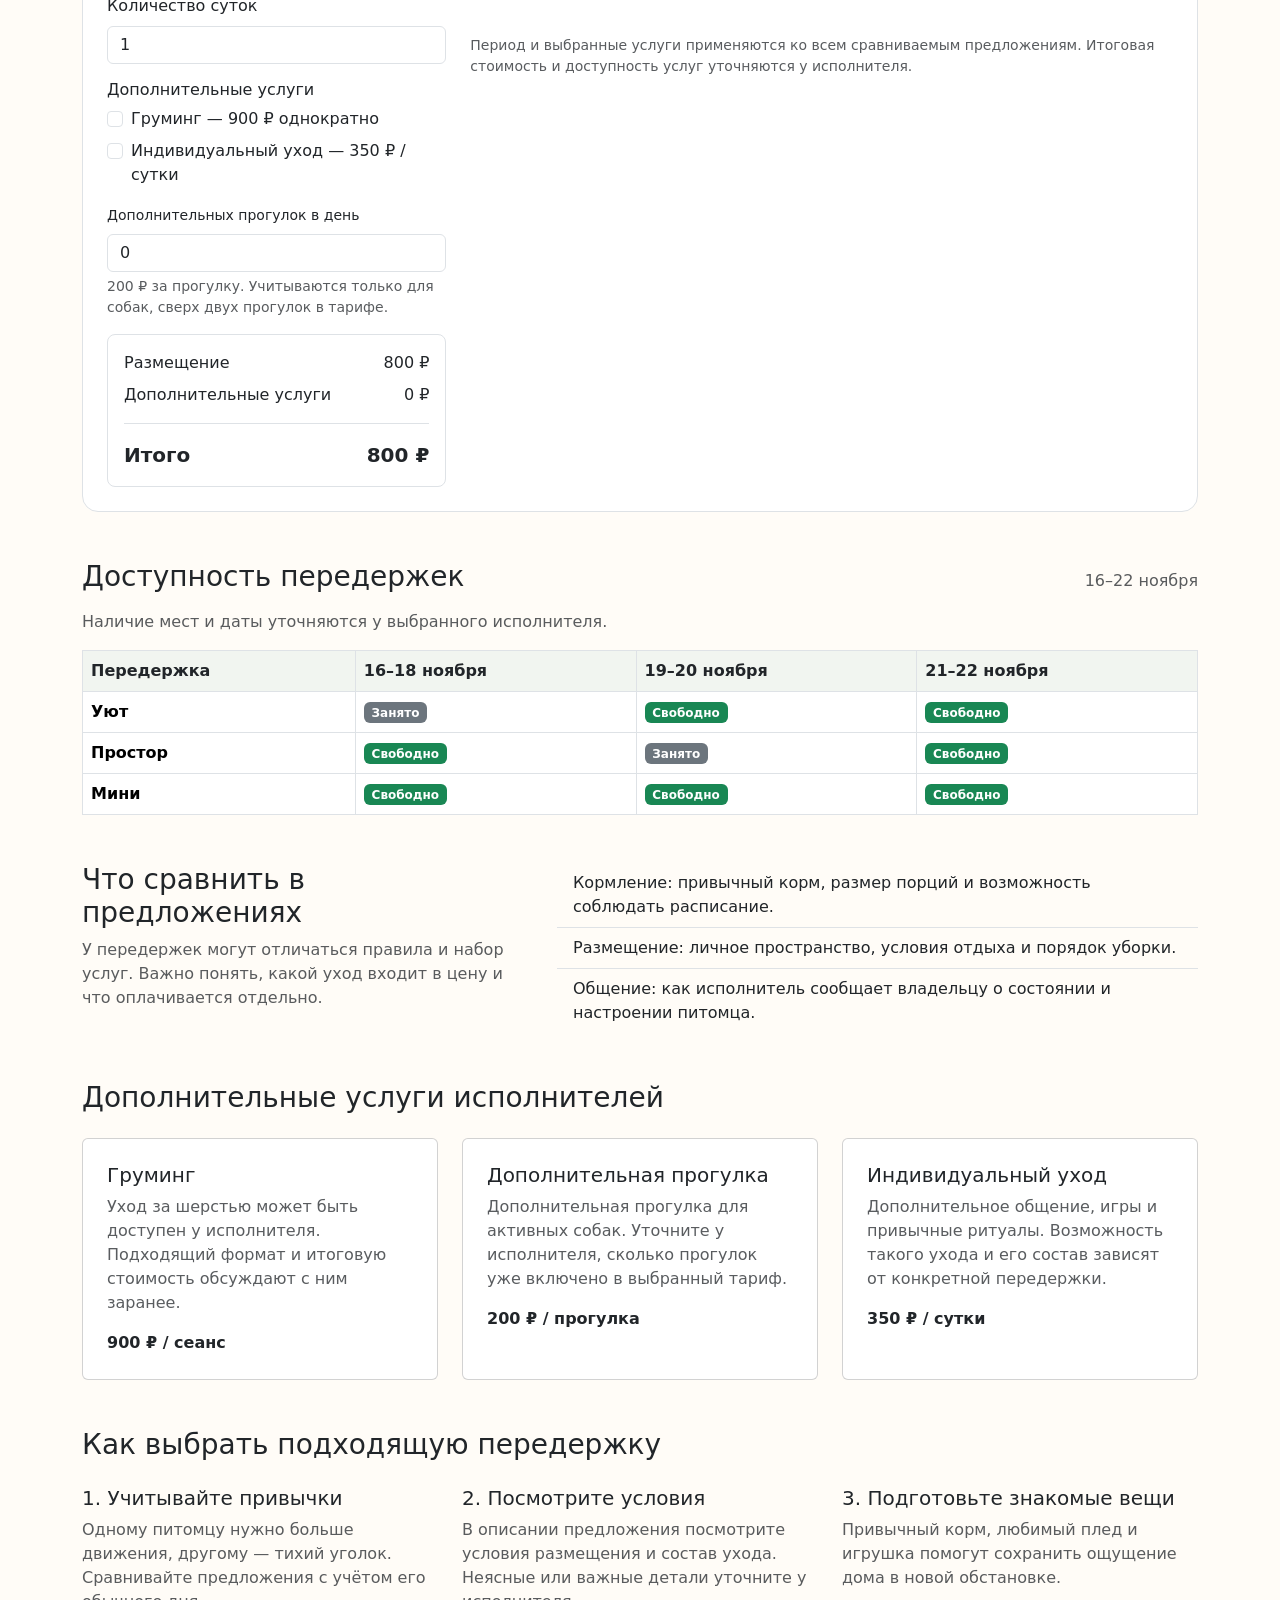
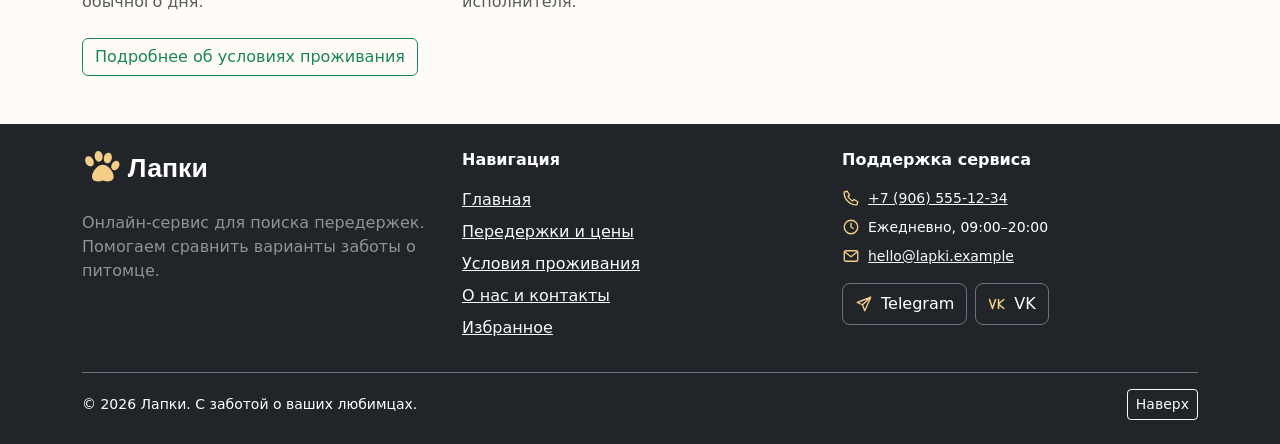
<file: catalog.html>
<!DOCTYPE html>
<html lang="ru">
<head>
  <meta charset="UTF-8">
  <meta name="viewport" content="width=device-width, initial-scale=1.0">
  <meta name="description" content="Каталог передержек Лапки: сравните предложения исполнителей для кошек, собак и небольших питомцев по цене, условиям размещения и дополнительным услугам.">
  <title>Передержки и цены — Лапки</title>
  <script src="js/theme.js"></script>
  <link rel="stylesheet" href="https://cdn.jsdelivr.net/npm/bootstrap@5.3.8/dist/css/bootstrap.min.css">
  <link rel="stylesheet" href="css/custom.css">
</head>
<body>
  <header class="brand-bar py-3" id="top">
    <div class="container">
      <div class="row align-items-center g-3">
        <div class="col-12 col-xl-4"><p class="h5 mb-0">Сервис поиска передержек</p></div>
        <div class="col-12 col-xl-8 d-flex flex-wrap justify-content-xl-end align-items-center gap-3">
          <form class="site-search d-flex gap-2" role="search" aria-label="Поиск по сайту" action="search.html" method="get">
            <label class="visually-hidden" for="site-search">Поиск по сайту</label>
            <input class="form-control form-control-sm" type="search" id="site-search" name="q" placeholder="Поиск по сайту" maxlength="120" required>
            <button class="btn btn-success btn-sm" type="submit">Найти</button>
          </form>
          <button class="theme-toggle" id="themeToggle" type="button" aria-pressed="false" aria-label="Тёмная тема">
            <span class="theme-toggle-track" aria-hidden="true"><span class="theme-toggle-thumb"></span></span>
            <span>Тёмная тема</span>
          </button>
        </div>
      </div>
    </div>
  </header>
  <nav class="navbar navbar-expand-xl bg-dark sticky-top shadow-sm" data-bs-theme="dark" aria-label="Основная навигация">
    <div class="container">
      <a class="navbar-brand brand-logo" href="index.html"><img src="images/logo.svg" alt="Лапки — на главную" width="150" height="40"></a>
      <button class="navbar-toggler" type="button" data-bs-toggle="collapse" data-bs-target="#mainNavbar" aria-controls="mainNavbar" aria-expanded="false" aria-label="Открыть меню">
        <span class="navbar-toggler-icon"></span>
      </button>
      <div class="collapse navbar-collapse" id="mainNavbar">
        <ul class="navbar-nav ms-auto">
          <li class="nav-item"><a class="nav-link" href="index.html">Главная</a></li>
          <li class="nav-item"><a class="nav-link active" aria-current="page" href="catalog.html">Передержки и цены</a></li>
          <li class="nav-item"><a class="nav-link" href="product.html">Условия проживания</a></li>
          <li class="nav-item"><a class="nav-link" href="about.html">О нас и контакты</a></li>
          <li class="nav-item"><a class="nav-link" href="favorites.html">Избранное <span class="badge text-bg-success" data-favorites-count>0</span></a></li>
        </ul>
      </div>
    </div>
  </nav>

  <main class="container my-5">
    <nav class="mb-4" aria-label="Хлебные крошки">
      <ol class="breadcrumb mb-0">
        <li class="breadcrumb-item"><a class="link-success" href="index.html">Главная</a></li>
        <li class="breadcrumb-item active" aria-current="page">Передержки и цены</li>
      </ol>
    </nav>
    <section class="mb-4" aria-labelledby="catalog-title">
      <p class="text-success fw-bold mb-2">Сравните предложения исполнителей</p>
      <h1 class="display-5 fw-bold" id="catalog-title">Передержки и цены</h1>
      <p class="lead text-body-secondary mb-0">Собрали варианты размещения для разных питомцев. Сравните стоимость и состав ухода, затем уточните подходящие условия у выбранного исполнителя.</p>
    </section>
    <div class="alert alert-info mb-4" role="alert">Состав услуг и окончательную стоимость определяет исполнитель. В карточках указаны основные условия, которые помогают сравнить предложения.</div>
    <p class="mb-4"><a class="btn btn-success" href="#calculator">Калькулятор и сравнение (<span data-compare-count>0</span>)</a></p>
    <section aria-labelledby="rooms-title">
      <h2 class="h3 mb-4" id="rooms-title">Предложения передержек</h2>
      <div class="row g-4">
        <div class="col-12 col-md-6 col-lg-4">
          <article class="card h-100 shadow-sm border-0">
            <img class="card-img-top room-image" src="images/room-cat.svg" alt="Передержка «Уют» для кошек" width="640" height="400" loading="lazy">
            <div class="card-body d-flex flex-column">
              <span class="badge text-bg-success align-self-start mb-2">Для кошек</span>
              <h3 class="card-title h4">Уют</h3>
              <p class="card-text text-body-secondary">Отдельный номер с лежанкой, когтеточкой и полками для отдыха. Спокойное пространство, в котором можно спрятаться, потянуться и наблюдать за происходящим.</p>
              <ul class="small ps-3">
                <li>Индивидуальное размещение</li>
                <li>Кормление по привычному расписанию</li>
                <li>Ежедневная уборка</li>
              </ul>
              <p class="fs-5 fw-bold mt-auto">800 ₽ <span class="small fw-normal">/ сутки</span></p>
              <a class="btn btn-outline-success align-self-start" href="product.html?place=cat">Подробнее о передержке</a>
              <div class="d-flex flex-wrap align-items-center gap-3 mt-3">
                <button class="favorite-button btn btn-outline-success btn-sm d-inline-flex align-items-center gap-2" type="button" data-favorite="cat" aria-pressed="false" aria-label="Добавить «Уют» в избранное">
                  <svg width="18" height="18" aria-hidden="true"><use href="images/icons.svg#heart"></use></svg><span>В избранное</span>
                </button>
                <label class="d-flex align-items-center gap-2 small"><input class="form-check-input mt-0" type="checkbox" data-compare="cat">В сравнение</label>
              </div>
            </div>
          </article>
        </div>
        <div class="col-12 col-md-6 col-lg-4">
          <article class="card h-100 shadow-sm border-0">
            <img class="card-img-top room-image" src="images/room-dog.svg" alt="Передержка «Простор» для собак" width="640" height="400" loading="lazy">
            <div class="card-body d-flex flex-column">
              <span class="badge text-bg-success align-self-start mb-2">Для собак</span>
              <h3 class="card-title h4">Простор</h3>
              <p class="card-text text-body-secondary">Просторный номер с мягкой лежанкой и местом для отдыха после прогулок. В базовый тариф включены две прогулки в день и привычный режим кормления.</p>
              <ul class="small ps-3">
                <li>Две прогулки в день</li>
                <li>Миски и лежанка</li>
                <li>Фотоотчёт владельцу</li>
              </ul>
              <p class="fs-5 fw-bold mt-auto">1 200 ₽ <span class="small fw-normal">/ сутки</span></p>
              <a class="btn btn-outline-success align-self-start" href="product.html?place=dog">Подробнее о передержке</a>
              <div class="d-flex flex-wrap align-items-center gap-3 mt-3">
                <button class="favorite-button btn btn-outline-success btn-sm d-inline-flex align-items-center gap-2" type="button" data-favorite="dog" aria-pressed="false" aria-label="Добавить «Простор» в избранное">
                  <svg width="18" height="18" aria-hidden="true"><use href="images/icons.svg#heart"></use></svg><span>В избранное</span>
                </button>
                <label class="d-flex align-items-center gap-2 small"><input class="form-check-input mt-0" type="checkbox" data-compare="dog">В сравнение</label>
              </div>
            </div>
          </article>
        </div>
        <div class="col-12 col-md-6 col-lg-4">
          <article class="card h-100 shadow-sm border-0">
            <img class="card-img-top room-image" src="images/room-small.svg" alt="Передержка «Мини» для небольших питомцев" width="640" height="400" loading="lazy">
            <div class="card-body d-flex flex-column">
              <span class="badge text-bg-success align-self-start mb-2">Для небольших питомцев</span>
              <h3 class="card-title h4">Мини</h3>
              <p class="card-text text-body-secondary">Тихая зона для кроликов и морских свинок. Питомец живёт в знакомой клетке или вольере, которые владелец привозит вместе с привычным кормом и наполнителем.</p>
              <ul class="small ps-3">
                <li>Отдельная тихая зона</li>
                <li>Контроль воды и кормления</li>
                <li>Уборка по согласованному режиму</li>
              </ul>
              <p class="fs-5 fw-bold mt-auto">500 ₽ <span class="small fw-normal">/ сутки</span></p>
              <a class="btn btn-outline-success align-self-start" href="product.html?place=small">Подробнее о передержке</a>
              <div class="d-flex flex-wrap align-items-center gap-3 mt-3">
                <button class="favorite-button btn btn-outline-success btn-sm d-inline-flex align-items-center gap-2" type="button" data-favorite="small" aria-pressed="false" aria-label="Добавить «Мини» в избранное">
                  <svg width="18" height="18" aria-hidden="true"><use href="images/icons.svg#heart"></use></svg><span>В избранное</span>
                </button>
                <label class="d-flex align-items-center gap-2 small"><input class="form-check-input mt-0" type="checkbox" data-compare="small">В сравнение</label>
              </div>
            </div>
          </article>
        </div>
      </div>
    </section>
    <section class="my-5 p-4 border rounded-4 bg-white" id="calculator" aria-labelledby="calculator-title">
      <p class="text-success fw-bold mb-2">Планируем расходы</p>
      <h2 class="h2" id="calculator-title">Калькулятор и сравнение</h2>
      <p class="text-body-secondary mb-4">Укажите срок и услуги для расчёта. Чтобы сопоставить несколько вариантов, отметьте «В сравнение» в карточках. Выбор сохраняется при переходах между страницами.</p>
      <div class="row g-4">
        <div class="col-12 col-lg-4">
          <form id="calculatorForm">
            <div class="mb-3">
              <label class="form-label" for="calcPlace">Передержка</label>
              <select class="form-select" id="calcPlace" name="place">
                <option value="cat">Уют — для кошек</option>
                <option value="dog">Простор — для собак</option>
                <option value="small">Мини — для небольших питомцев</option>
              </select>
            </div>
            <div class="mb-3">
              <label class="form-label" for="calcDays">Количество суток</label>
              <input class="form-control" id="calcDays" name="days" type="number" min="1" max="365" step="1" value="1" required aria-describedby="calculatorError">
            </div>
            <fieldset class="mb-3">
              <legend class="h6">Дополнительные услуги</legend>
              <div class="form-check mb-2">
                <input class="form-check-input" type="checkbox" id="calcGrooming" name="grooming">
                <label class="form-check-label" for="calcGrooming">Груминг — 900 ₽ однократно</label>
              </div>
              <div class="form-check mb-3">
                <input class="form-check-input" type="checkbox" id="calcCare" name="care">
                <label class="form-check-label" for="calcCare">Индивидуальный уход — 350 ₽ / сутки</label>
              </div>
              <label class="form-label small" for="calcWalks">Дополнительных прогулок в день</label>
              <input class="form-control" id="calcWalks" name="walks" type="number" min="0" max="3" step="1" value="0" required aria-describedby="walksHint calculatorError">
              <p class="form-text mb-0" id="walksHint">200 ₽ за прогулку. Учитываются только для собак, сверх двух прогулок в тарифе.</p>
            </fieldset>
            <p class="text-danger small" id="calculatorError" role="status" hidden>Укажите целое число суток от 1 до 365 и прогулок от 0 до 3.</p>
          </form>
          <div class="border rounded-3 p-3" aria-live="polite" aria-atomic="true">
            <dl class="mb-0">
              <div class="d-flex justify-content-between gap-2 mb-2"><dt class="fw-normal">Размещение</dt><dd class="mb-0 text-nowrap" id="calcBase">800 ₽</dd></div>
              <div class="d-flex justify-content-between gap-2 mb-3"><dt class="fw-normal">Дополнительные услуги</dt><dd class="mb-0 text-nowrap" id="calcExtras">0 ₽</dd></div>
              <div class="d-flex justify-content-between gap-2 fs-5 border-top pt-3"><dt>Итого</dt><dd class="fw-bold mb-0 text-nowrap"><output id="calcTotal" for="calcPlace calcDays calcGrooming calcCare calcWalks">800 ₽</output></dd></div>
            </dl>
          </div>
        </div>
        <div class="col-12 col-lg-8">
          <div class="d-flex flex-wrap justify-content-between align-items-center gap-2 mb-3">
            <h3 class="h4 mb-0" id="comparison-title" tabindex="-1">Сравнение передержек</h3>
            <button class="btn btn-outline-secondary btn-sm" id="clearComparison" type="button" disabled>Очистить сравнение</button>
          </div>
          <p class="text-body-secondary" id="comparisonEmpty">Выберите минимум две передержки с помощью отметки «В сравнение» в карточках выше.</p>
          <div class="table-responsive">
            <table class="comparison-table table table-bordered align-middle mb-0" id="comparisonTable" aria-labelledby="comparison-title" hidden></table>
          </div>
          <p class="small text-body-secondary mt-3 mb-0">Период и выбранные услуги применяются ко всем сравниваемым предложениям. Итоговая стоимость и доступность услуг уточняются у исполнителя.</p>
        </div>
      </div>
      <noscript><p class="alert alert-warning mt-3 mb-0">Включите JavaScript, чтобы пользоваться калькулятором и сравнением.</p></noscript>
    </section>
    <section class="my-5" aria-labelledby="schedule-title">
      <div class="d-flex flex-wrap justify-content-between gap-2 align-items-baseline mb-3">
        <h2 class="h3 mb-0" id="schedule-title">Доступность передержек</h2>
        <span class="text-body-secondary">16–22 ноября</span>
      </div>
      <p class="text-body-secondary" id="schedule-note">Наличие мест и даты уточняются у выбранного исполнителя.</p>
      <div class="table-responsive">
        <table class="table table-bordered align-middle bg-white mb-0" aria-describedby="schedule-note">
          <thead class="table-light">
            <tr><th scope="col">Передержка</th><th scope="col">16–18 ноября</th><th scope="col">19–20 ноября</th><th scope="col">21–22 ноября</th></tr>
          </thead>
          <tbody>
            <tr><th scope="row">Уют</th><td><span class="badge text-bg-secondary">Занято</span></td><td><span class="badge text-bg-success">Свободно</span></td><td><span class="badge text-bg-success">Свободно</span></td></tr>
            <tr><th scope="row">Простор</th><td><span class="badge text-bg-success">Свободно</span></td><td><span class="badge text-bg-secondary">Занято</span></td><td><span class="badge text-bg-success">Свободно</span></td></tr>
            <tr><th scope="row">Мини</th><td><span class="badge text-bg-success">Свободно</span></td><td><span class="badge text-bg-success">Свободно</span></td><td><span class="badge text-bg-success">Свободно</span></td></tr>
          </tbody>
        </table>
      </div>
    </section>
    <section class="my-5" aria-labelledby="included-title">
      <div class="row g-4">
        <div class="col-12 col-lg-5">
          <h2 class="h3" id="included-title">Что сравнить в предложениях</h2>
          <p class="text-body-secondary mb-0">У передержек могут отличаться правила и набор услуг. Важно понять, какой уход входит в цену и что оплачивается отдельно.</p>
        </div>
        <div class="col-12 col-lg-7">
          <ul class="list-group list-group-flush">
            <li class="list-group-item bg-transparent">Кормление: привычный корм, размер порций и возможность соблюдать расписание.</li>
            <li class="list-group-item bg-transparent">Размещение: личное пространство, условия отдыха и порядок уборки.</li>
            <li class="list-group-item bg-transparent">Общение: как исполнитель сообщает владельцу о состоянии и настроении питомца.</li>
          </ul>
        </div>
      </div>
    </section>
    <section class="my-5" aria-labelledby="services-title">
      <h2 class="h3 mb-4" id="services-title">Дополнительные услуги исполнителей</h2>
      <div class="row g-4">
        <div class="col-12 col-md-4">
          <article class="card h-100"><div class="card-body p-4">
            <h3 class="h5">Груминг</h3>
            <p class="text-body-secondary">Уход за шерстью может быть доступен у исполнителя. Подходящий формат и итоговую стоимость обсуждают с ним заранее.</p>
            <p class="fw-bold mb-0">900 ₽ / сеанс</p>
          </div></article>
        </div>
        <div class="col-12 col-md-4">
          <article class="card h-100"><div class="card-body p-4">
            <h3 class="h5">Дополнительная прогулка</h3>
            <p class="text-body-secondary">Дополнительная прогулка для активных собак. Уточните у исполнителя, сколько прогулок уже включено в выбранный тариф.</p>
            <p class="fw-bold mb-0">200 ₽ / прогулка</p>
          </div></article>
        </div>
        <div class="col-12 col-md-4">
          <article class="card h-100"><div class="card-body p-4">
            <h3 class="h5">Индивидуальный уход</h3>
            <p class="text-body-secondary">Дополнительное общение, игры и привычные ритуалы. Возможность такого ухода и его состав зависят от конкретной передержки.</p>
            <p class="fw-bold mb-0">350 ₽ / сутки</p>
          </div></article>
        </div>
      </div>
    </section>
    <section class="my-5" aria-labelledby="choice-title">
      <h2 class="h3 mb-4" id="choice-title">Как выбрать подходящую передержку</h2>
      <div class="row g-4">
        <div class="col-12 col-md-4"><h3 class="h5">1. Учитывайте привычки</h3><p class="text-body-secondary mb-0">Одному питомцу нужно больше движения, другому — тихий уголок. Сравнивайте предложения с учётом его обычного дня.</p></div>
        <div class="col-12 col-md-4"><h3 class="h5">2. Посмотрите условия</h3><p class="text-body-secondary mb-0">В описании предложения посмотрите условия размещения и состав ухода. Неясные или важные детали уточните у исполнителя.</p></div>
        <div class="col-12 col-md-4"><h3 class="h5">3. Подготовьте знакомые вещи</h3><p class="text-body-secondary mb-0">Привычный корм, любимый плед и игрушка помогут сохранить ощущение дома в новой обстановке.</p></div>
      </div>
      <a class="btn btn-outline-success mt-4" href="product.html">Подробнее об условиях проживания</a>
    </section>
  </main>
  <footer class="site-footer bg-dark text-white py-4 mt-5">
    <div class="container">
      <div class="row g-4">
        <div class="col-12 col-md-4">
          <a class="brand-logo d-inline-block mb-3" href="index.html"><img src="images/logo.svg" alt="Лапки — на главную" width="150" height="40"></a>
          <p class="text-white-50 mb-0">Онлайн-сервис для поиска передержек.<br>Помогаем сравнить варианты заботы о питомце.</p>
        </div>
        <div class="col-12 col-md-4">
          <nav aria-label="Навигация в подвале">
            <p class="fw-bold mb-3">Навигация</p>
            <ul class="list-unstyled mb-0">
              <li class="mb-2"><a class="link-light" href="index.html">Главная</a></li>
              <li class="mb-2"><a class="link-light" aria-current="page" href="catalog.html">Передержки и цены</a></li>
              <li class="mb-2"><a class="link-light" href="product.html">Условия проживания</a></li>
              <li class="mb-2"><a class="link-light" href="about.html">О нас и контакты</a></li>
              <li class="mb-2"><a class="link-light" href="favorites.html">Избранное</a></li>
            </ul>
          </nav>
        </div>
        <div class="col-12 col-md-4">
          <p class="fw-bold mb-3">Поддержка сервиса</p>
          <address class="small mb-3">
            <p class="d-flex align-items-center gap-2 mb-2"><svg class="contact-icon" width="18" height="18" aria-hidden="true"><use href="images/icons.svg#phone"></use></svg><a class="link-light" href="tel:+79065551234">+7 (906) 555-12-34</a></p>
            <p class="d-flex align-items-center gap-2 mb-2"><svg class="contact-icon" width="18" height="18" aria-hidden="true"><use href="images/icons.svg#clock"></use></svg><span>Ежедневно, 09:00–20:00</span></p>
            <p class="d-flex align-items-center gap-2 mb-0"><svg class="contact-icon" width="18" height="18" aria-hidden="true"><use href="images/icons.svg#mail"></use></svg><a class="link-light text-break" href="mailto:hello@lapki.example">hello@lapki.example</a></p>
          </address>
          <ul class="list-unstyled d-flex flex-wrap gap-2 mb-2" aria-label="Социальные сети">
              <li><a class="social-badge" href="#" data-placeholder><svg class="contact-icon" width="18" height="18" aria-hidden="true"><use href="images/icons.svg#telegram"></use></svg>Telegram</a></li>
              <li><a class="social-badge" href="#" data-placeholder><svg class="contact-icon" width="18" height="18" aria-hidden="true"><use href="images/icons.svg#vk"></use></svg>VK</a></li>
            </ul>
        </div>
      </div>
      <div class="d-flex flex-wrap justify-content-between align-items-center gap-2 border-top border-secondary pt-3 mt-4 small">
        <span>© 2026 Лапки. С заботой о ваших любимцах.</span>
        <a class="btn btn-outline-light btn-sm" href="#top">Наверх</a>
      </div>
    </div>
  </footer>
  <aside class="help-panel" id="helpPanel" aria-labelledby="help-title" hidden>
    <div class="d-flex justify-content-between align-items-center gap-3 mb-3">
      <h2 class="h6 mb-0" id="help-title">Помощник «Лапки»</h2>
      <button class="btn-close" id="helpClose" type="button" aria-label="Закрыть подсказку"></button>
    </div>
    <p>Здравствуйте! Нужна помощь с выбором передержки?</p>
    <p class="small text-body-secondary">Подскажу, где посмотреть условия и рассчитать стоимость.</p>
    <div class="d-grid gap-2">
      <a class="btn btn-outline-success btn-sm" href="catalog.html">Посмотреть передержки</a>
      <a class="btn btn-outline-success btn-sm" href="catalog.html#calculator">Рассчитать и сравнить</a>
      <a class="btn btn-outline-success btn-sm" href="about.html#contacts-title">Связаться с поддержкой</a>
    </div>
  </aside>
  <button class="help-launcher btn btn-success" id="helpToggle" type="button" aria-expanded="false" aria-controls="helpPanel">Нужна помощь?</button>
  <p class="visually-hidden" id="siteStatus" role="status"></p>
  <script src="https://cdn.jsdelivr.net/npm/bootstrap@5.3.8/dist/js/bootstrap.bundle.min.js"></script>
  <script src="js/data.js"></script>
  <script src="js/main.js"></script>
  <script src="js/favorites.js"></script>
  <script src="js/tools.js"></script>
  <script src="js/search.js"></script>
  <script src="js/widget.js"></script>
</body>
</html>
</file>
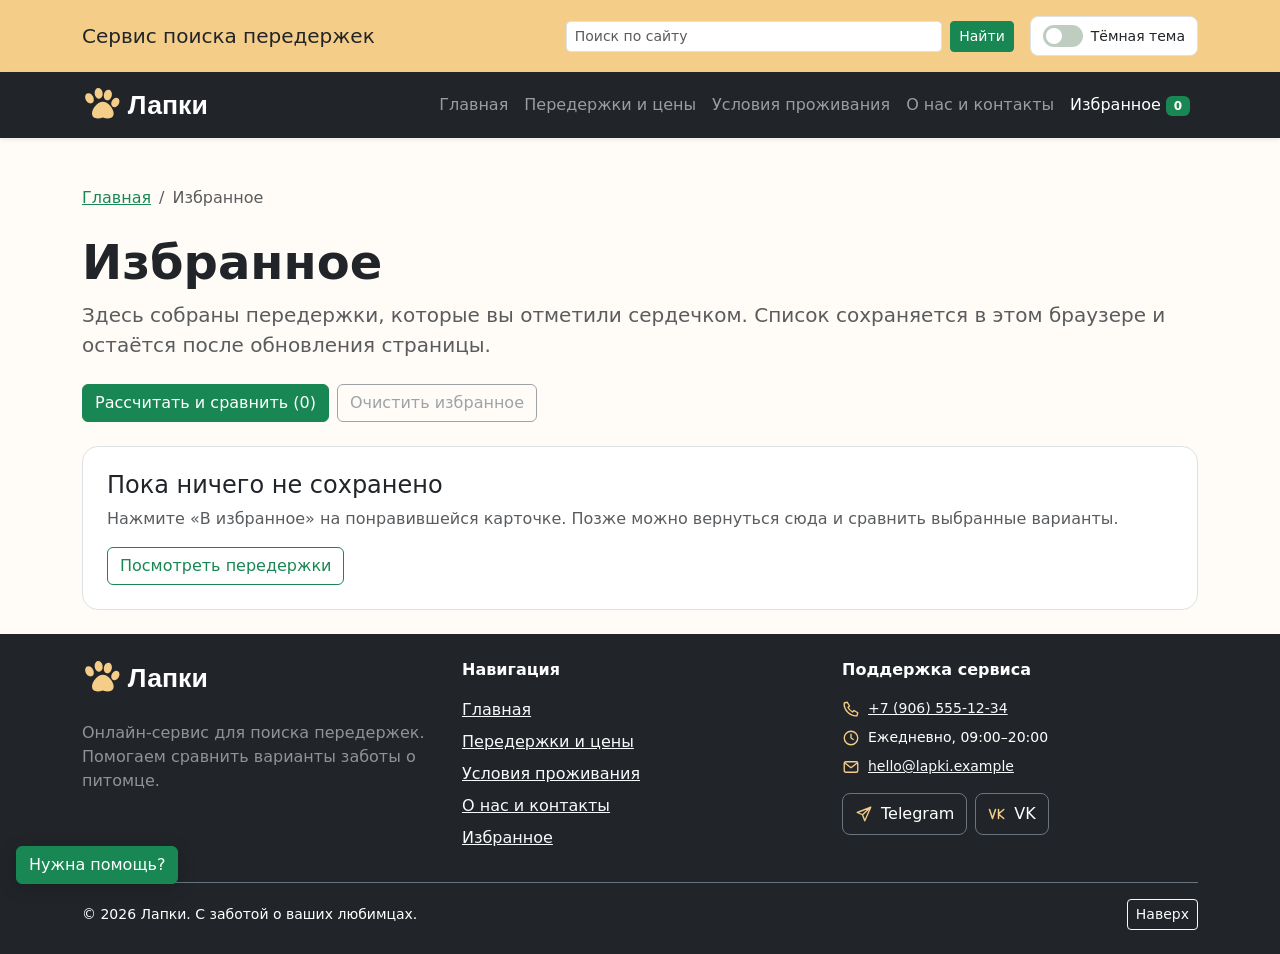
<file: favorites.html>
<!DOCTYPE html>
<html lang="ru">
<head>
  <meta charset="UTF-8">
  <meta name="viewport" content="width=device-width, initial-scale=1.0">
  <meta name="description" content="Сохранённые передержки Лапки: сравните условия выбранных вариантов и рассчитайте стоимость размещения.">
  <title>Избранное — Лапки</title>
  <script src="js/theme.js"></script>
  <link rel="stylesheet" href="https://cdn.jsdelivr.net/npm/bootstrap@5.3.8/dist/css/bootstrap.min.css">
  <link rel="stylesheet" href="css/custom.css">
</head>
<body>
  <header class="brand-bar py-3" id="top">
    <div class="container">
      <div class="row align-items-center g-3">
        <div class="col-12 col-xl-4"><p class="h5 mb-0">Сервис поиска передержек</p></div>
        <div class="col-12 col-xl-8 d-flex flex-wrap justify-content-xl-end align-items-center gap-3">
          <form class="site-search d-flex gap-2" role="search" aria-label="Поиск по сайту" action="search.html" method="get">
            <label class="visually-hidden" for="site-search">Поиск по сайту</label>
            <input class="form-control form-control-sm" type="search" id="site-search" name="q" placeholder="Поиск по сайту" maxlength="120" required>
            <button class="btn btn-success btn-sm" type="submit">Найти</button>
          </form>
          <button class="theme-toggle" id="themeToggle" type="button" aria-pressed="false" aria-label="Тёмная тема">
            <span class="theme-toggle-track" aria-hidden="true"><span class="theme-toggle-thumb"></span></span>
            <span>Тёмная тема</span>
          </button>
        </div>
      </div>
    </div>
  </header>
  <nav class="navbar navbar-expand-xl bg-dark sticky-top shadow-sm" data-bs-theme="dark" aria-label="Основная навигация">
    <div class="container">
      <a class="navbar-brand brand-logo" href="index.html"><img src="images/logo.svg" alt="Лапки — на главную" width="150" height="40"></a>
      <button class="navbar-toggler" type="button" data-bs-toggle="collapse" data-bs-target="#mainNavbar" aria-controls="mainNavbar" aria-expanded="false" aria-label="Открыть меню">
        <span class="navbar-toggler-icon"></span>
      </button>
      <div class="collapse navbar-collapse" id="mainNavbar">
        <ul class="navbar-nav ms-auto">
          <li class="nav-item"><a class="nav-link" href="index.html">Главная</a></li>
          <li class="nav-item"><a class="nav-link" href="catalog.html">Передержки и цены</a></li>
          <li class="nav-item"><a class="nav-link" href="product.html">Условия проживания</a></li>
          <li class="nav-item"><a class="nav-link" href="about.html">О нас и контакты</a></li>
          <li class="nav-item"><a class="nav-link active" aria-current="page" href="favorites.html">Избранное <span class="badge text-bg-success" data-favorites-count>0</span></a></li>
        </ul>
      </div>
    </div>
  </nav>

  <main class="container my-5">
    <nav class="mb-4" aria-label="Хлебные крошки">
      <ol class="breadcrumb mb-0"><li class="breadcrumb-item"><a class="link-success" href="index.html">Главная</a></li><li class="breadcrumb-item active" aria-current="page">Избранное</li></ol>
    </nav>
    <h1 class="display-5 fw-bold" id="favorites-title" tabindex="-1">Избранное</h1>
    <p class="lead text-body-secondary">Здесь собраны передержки, которые вы отметили сердечком. Список сохраняется в этом браузере и остаётся после обновления страницы.</p>
    <div class="d-flex flex-wrap gap-2 my-4">
      <a class="btn btn-success" href="catalog.html#calculator">Рассчитать и сравнить (<span data-compare-count>0</span>)</a>
      <button class="btn btn-outline-secondary" type="button" id="clearFavorites" disabled>Очистить избранное</button>
    </div>
    <div class="border rounded-4 p-4 bg-white" id="favoritesEmpty">
      <h2 class="h4">Пока ничего не сохранено</h2>
      <p class="text-body-secondary">Нажмите «В избранное» на понравившейся карточке. Позже можно вернуться сюда и сравнить выбранные варианты.</p>
      <a class="btn btn-outline-success" href="catalog.html">Посмотреть передержки</a>
    </div>
    <div class="row g-4" id="favoriteList"></div>
    <noscript><p class="alert alert-warning mt-4">Включите JavaScript, чтобы увидеть сохранённые передержки.</p></noscript>
  </main>
  <footer class="site-footer bg-dark text-white py-4 mt-5">
    <div class="container">
      <div class="row g-4">
        <div class="col-12 col-md-4">
          <a class="brand-logo d-inline-block mb-3" href="index.html"><img src="images/logo.svg" alt="Лапки — на главную" width="150" height="40"></a>
          <p class="text-white-50 mb-0">Онлайн-сервис для поиска передержек.<br>Помогаем сравнить варианты заботы о питомце.</p>
        </div>
        <div class="col-12 col-md-4">
          <nav aria-label="Навигация в подвале">
            <p class="fw-bold mb-3">Навигация</p>
            <ul class="list-unstyled mb-0">
              <li class="mb-2"><a class="link-light" href="index.html">Главная</a></li>
              <li class="mb-2"><a class="link-light" href="catalog.html">Передержки и цены</a></li>
              <li class="mb-2"><a class="link-light" href="product.html">Условия проживания</a></li>
              <li class="mb-2"><a class="link-light" href="about.html">О нас и контакты</a></li>
              <li class="mb-2"><a class="link-light" aria-current="page" href="favorites.html">Избранное</a></li>
            </ul>
          </nav>
        </div>
        <div class="col-12 col-md-4">
          <p class="fw-bold mb-3">Поддержка сервиса</p>
          <address class="small mb-3">
            <p class="d-flex align-items-center gap-2 mb-2"><svg class="contact-icon" width="18" height="18" aria-hidden="true"><use href="images/icons.svg#phone"></use></svg><a class="link-light" href="tel:+79065551234">+7 (906) 555-12-34</a></p>
            <p class="d-flex align-items-center gap-2 mb-2"><svg class="contact-icon" width="18" height="18" aria-hidden="true"><use href="images/icons.svg#clock"></use></svg><span>Ежедневно, 09:00–20:00</span></p>
            <p class="d-flex align-items-center gap-2 mb-0"><svg class="contact-icon" width="18" height="18" aria-hidden="true"><use href="images/icons.svg#mail"></use></svg><a class="link-light text-break" href="mailto:hello@lapki.example">hello@lapki.example</a></p>
          </address>
          <ul class="list-unstyled d-flex flex-wrap gap-2 mb-2" aria-label="Социальные сети">
              <li><a class="social-badge" href="#" data-placeholder><svg class="contact-icon" width="18" height="18" aria-hidden="true"><use href="images/icons.svg#telegram"></use></svg>Telegram</a></li>
              <li><a class="social-badge" href="#" data-placeholder><svg class="contact-icon" width="18" height="18" aria-hidden="true"><use href="images/icons.svg#vk"></use></svg>VK</a></li>
            </ul>
        </div>
      </div>
      <div class="d-flex flex-wrap justify-content-between align-items-center gap-2 border-top border-secondary pt-3 mt-4 small">
        <span>© 2026 Лапки. С заботой о ваших любимцах.</span>
        <a class="btn btn-outline-light btn-sm" href="#top">Наверх</a>
      </div>
    </div>
  </footer>
  <aside class="help-panel" id="helpPanel" aria-labelledby="help-title" hidden>
    <div class="d-flex justify-content-between align-items-center gap-3 mb-3">
      <h2 class="h6 mb-0" id="help-title">Помощник «Лапки»</h2>
      <button class="btn-close" id="helpClose" type="button" aria-label="Закрыть подсказку"></button>
    </div>
    <p>Здравствуйте! Нужна помощь с выбором передержки?</p>
    <p class="small text-body-secondary">Подскажу, где посмотреть условия и рассчитать стоимость.</p>
    <div class="d-grid gap-2">
      <a class="btn btn-outline-success btn-sm" href="catalog.html">Посмотреть передержки</a>
      <a class="btn btn-outline-success btn-sm" href="catalog.html#calculator">Рассчитать и сравнить</a>
      <a class="btn btn-outline-success btn-sm" href="about.html#contacts-title">Связаться с поддержкой</a>
    </div>
  </aside>
  <button class="help-launcher btn btn-success" id="helpToggle" type="button" aria-expanded="false" aria-controls="helpPanel">Нужна помощь?</button>
  <p class="visually-hidden" id="siteStatus" role="status"></p>
  <script src="https://cdn.jsdelivr.net/npm/bootstrap@5.3.8/dist/js/bootstrap.bundle.min.js"></script>
  <script src="js/data.js"></script>
  <script src="js/main.js"></script>
  <script src="js/favorites.js"></script>
  <script src="js/tools.js"></script>
  <script src="js/search.js"></script>
  <script src="js/widget.js"></script>
</body>
</html>
</file>
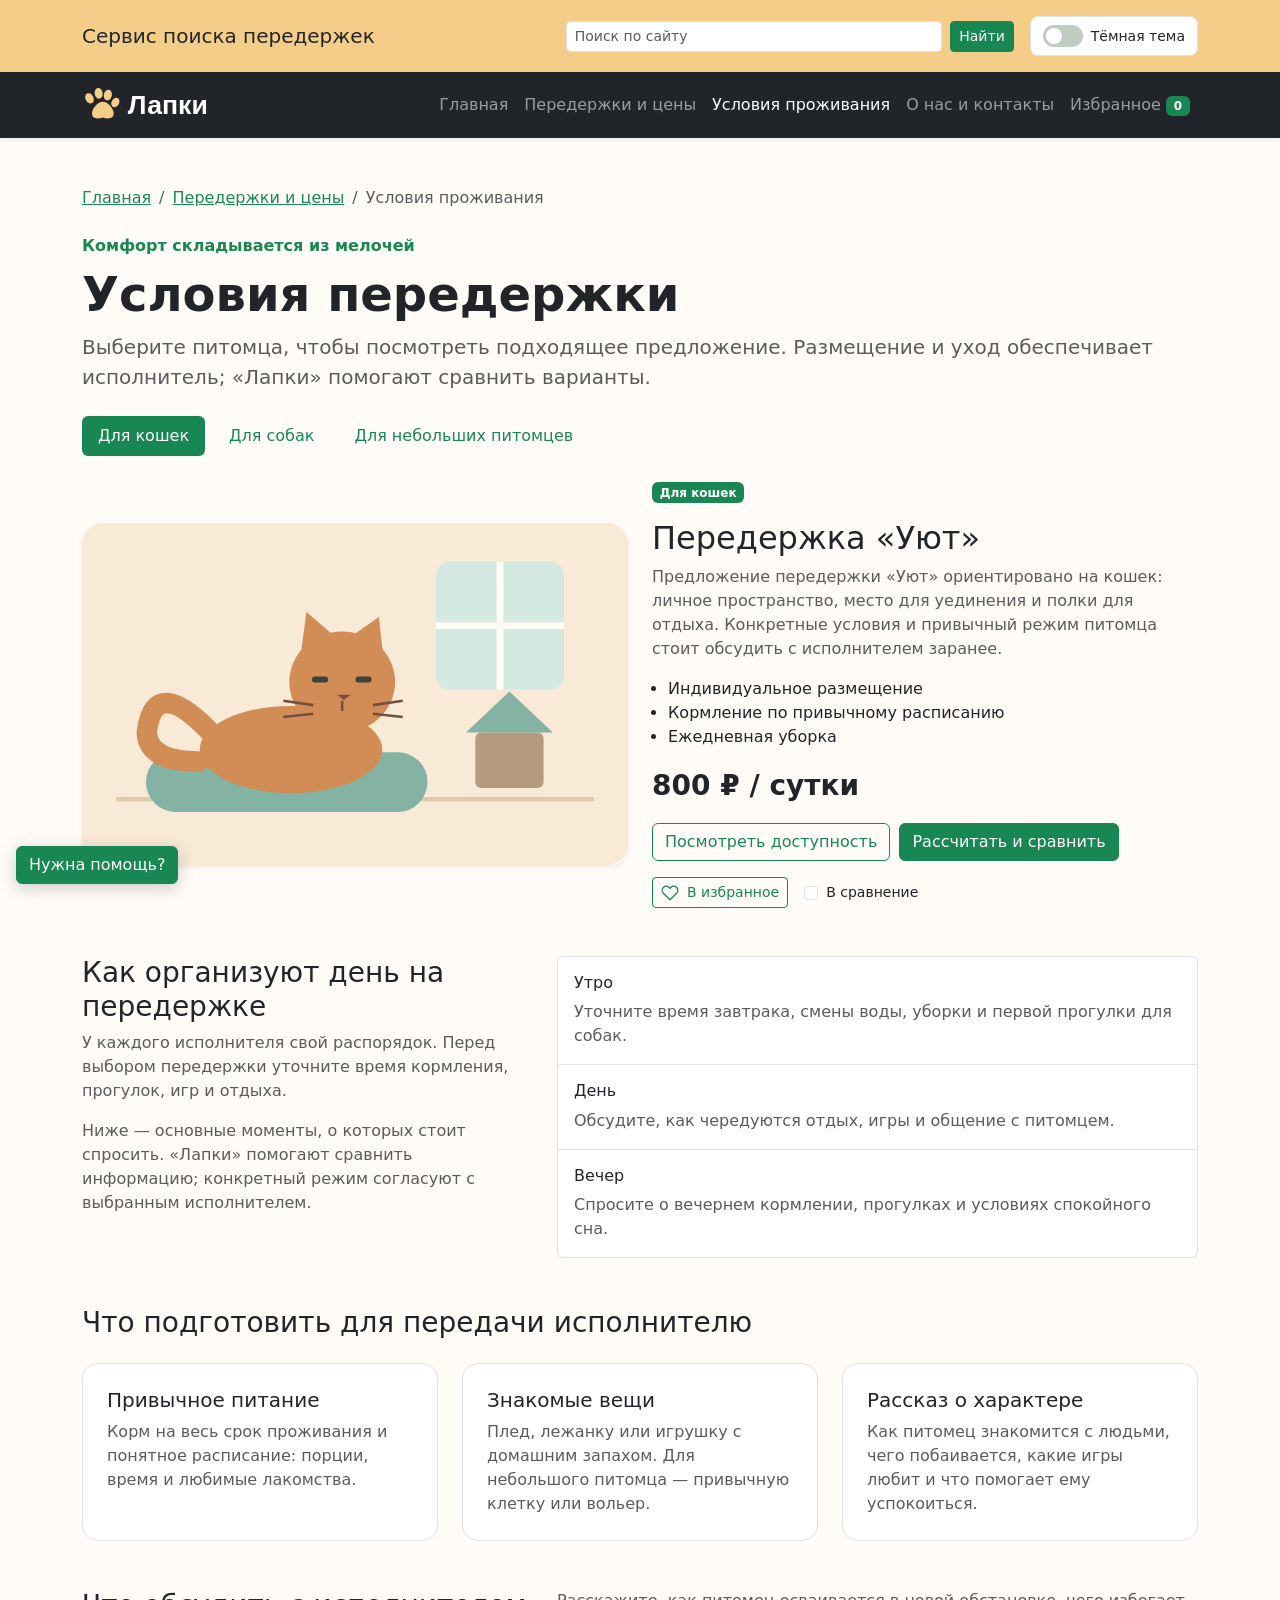
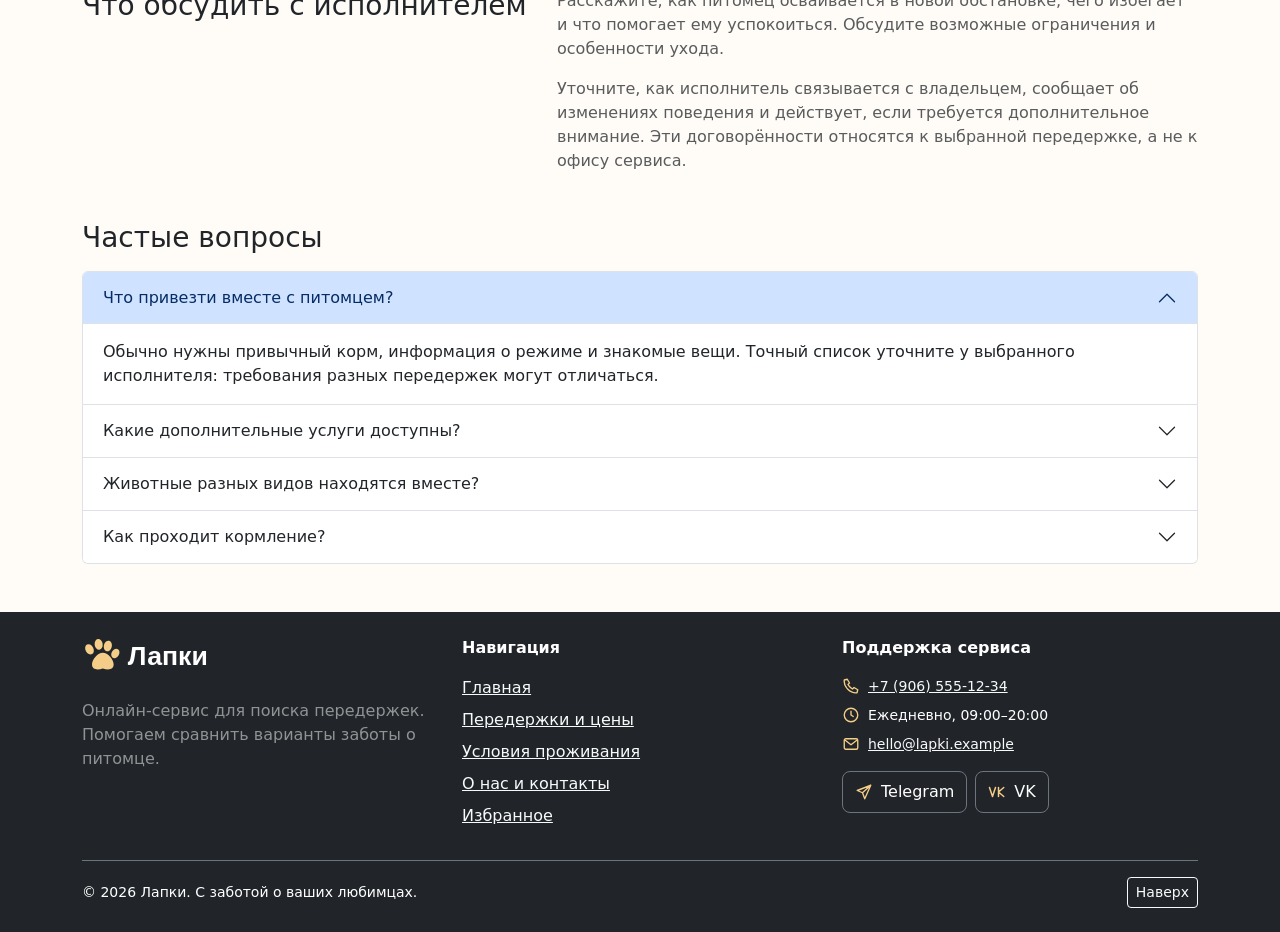
<file: product.html>
<!DOCTYPE html>
<html lang="ru">
<head>
  <meta charset="UTF-8">
  <meta name="viewport" content="width=device-width, initial-scale=1.0">
  <meta name="description" content="Условия передержек в каталоге Лапок: сравните предложения для разных питомцев, особенности ухода и вопросы, которые стоит уточнить у исполнителя.">
  <title>Условия передержки — Лапки</title>
  <script src="js/theme.js"></script>
  <link rel="stylesheet" href="https://cdn.jsdelivr.net/npm/bootstrap@5.3.8/dist/css/bootstrap.min.css">
  <link rel="stylesheet" href="css/custom.css">
</head>
<body>
  <header class="brand-bar py-3" id="top">
    <div class="container">
      <div class="row align-items-center g-3">
        <div class="col-12 col-xl-4"><p class="h5 mb-0">Сервис поиска передержек</p></div>
        <div class="col-12 col-xl-8 d-flex flex-wrap justify-content-xl-end align-items-center gap-3">
          <form class="site-search d-flex gap-2" role="search" aria-label="Поиск по сайту" action="search.html" method="get">
            <label class="visually-hidden" for="site-search">Поиск по сайту</label>
            <input class="form-control form-control-sm" type="search" id="site-search" name="q" placeholder="Поиск по сайту" maxlength="120" required>
            <button class="btn btn-success btn-sm" type="submit">Найти</button>
          </form>
          <button class="theme-toggle" id="themeToggle" type="button" aria-pressed="false" aria-label="Тёмная тема">
            <span class="theme-toggle-track" aria-hidden="true"><span class="theme-toggle-thumb"></span></span>
            <span>Тёмная тема</span>
          </button>
        </div>
      </div>
    </div>
  </header>
  <nav class="navbar navbar-expand-xl bg-dark sticky-top shadow-sm" data-bs-theme="dark" aria-label="Основная навигация">
    <div class="container">
      <a class="navbar-brand brand-logo" href="index.html"><img src="images/logo.svg" alt="Лапки — на главную" width="150" height="40"></a>
      <button class="navbar-toggler" type="button" data-bs-toggle="collapse" data-bs-target="#mainNavbar" aria-controls="mainNavbar" aria-expanded="false" aria-label="Открыть меню">
        <span class="navbar-toggler-icon"></span>
      </button>
      <div class="collapse navbar-collapse" id="mainNavbar">
        <ul class="navbar-nav ms-auto">
          <li class="nav-item"><a class="nav-link" href="index.html">Главная</a></li>
          <li class="nav-item"><a class="nav-link" href="catalog.html">Передержки и цены</a></li>
          <li class="nav-item"><a class="nav-link active" aria-current="page" href="product.html">Условия проживания</a></li>
          <li class="nav-item"><a class="nav-link" href="about.html">О нас и контакты</a></li>
          <li class="nav-item"><a class="nav-link" href="favorites.html">Избранное <span class="badge text-bg-success" data-favorites-count>0</span></a></li>
        </ul>
      </div>
    </div>
  </nav>

  <main class="container my-5">
    <nav class="mb-4" aria-label="Хлебные крошки">
      <ol class="breadcrumb mb-0">
        <li class="breadcrumb-item"><a class="link-success" href="index.html">Главная</a></li>
        <li class="breadcrumb-item"><a class="link-success" href="catalog.html">Передержки и цены</a></li>
        <li class="breadcrumb-item active" aria-current="page">Условия проживания</li>
      </ol>
    </nav>
    <section class="mb-4" aria-labelledby="conditions-title">
      <p class="text-success fw-bold mb-2">Комфорт складывается из мелочей</p>
      <h1 class="display-5 fw-bold" id="conditions-title">Условия передержки</h1>
      <p class="lead text-body-secondary mb-0">Выберите питомца, чтобы посмотреть подходящее предложение. Размещение и уход обеспечивает исполнитель; «Лапки» помогают сравнить варианты.</p>
    </section>
    <section class="my-4" aria-label="Описание выбранной передержки">
      <ul class="nav nav-pills flex-wrap gap-2 mb-4" id="placeTabs" role="tablist" aria-label="Для какого питомца нужна передержка">
        <li class="nav-item" role="presentation"><button class="nav-link active" id="place-cat-tab" data-bs-toggle="pill" data-bs-target="#cat" type="button" role="tab" aria-controls="cat" aria-selected="true">Для кошек</button></li>
        <li class="nav-item" role="presentation"><button class="nav-link" id="place-dog-tab" data-bs-toggle="pill" data-bs-target="#dog" type="button" role="tab" aria-controls="dog" aria-selected="false">Для собак</button></li>
        <li class="nav-item" role="presentation"><button class="nav-link" id="place-small-tab" data-bs-toggle="pill" data-bs-target="#small" type="button" role="tab" aria-controls="small" aria-selected="false">Для небольших питомцев</button></li>
      </ul>
      <div class="tab-content">
        <section class="tab-pane fade show active" id="cat" role="tabpanel" aria-labelledby="place-cat-tab" tabindex="0">
          <div class="row g-4 align-items-center">
            <div class="col-12 col-lg-6">
              <img class="img-fluid rounded-4 shadow-sm" src="images/room-cat.svg" alt="Передержка «Уют» для кошек" width="640" height="400">
            </div>
            <div class="col-12 col-lg-6">
              <span class="badge text-bg-success mb-3">Для кошек</span>
              <h2 class="h2">Передержка «Уют»</h2>
              <p class="text-body-secondary">Предложение передержки «Уют» ориентировано на кошек: личное пространство, место для уединения и полки для отдыха. Конкретные условия и привычный режим питомца стоит обсудить с исполнителем заранее.</p>
              <ul class="ps-3">
                <li>Индивидуальное размещение</li>
                <li>Кормление по привычному расписанию</li>
                <li>Ежедневная уборка</li>
              </ul>
              <p class="fs-3 fw-bold">800 ₽ / сутки</p>
              <a class="btn btn-outline-success" href="catalog.html#schedule-title">Посмотреть доступность</a>
              <a class="btn btn-success ms-1" href="catalog.html?place=cat#calculator">Рассчитать и сравнить</a>
              <div class="d-flex flex-wrap align-items-center gap-3 mt-3">
                <button class="favorite-button btn btn-outline-success btn-sm d-inline-flex align-items-center gap-2" type="button" data-favorite="cat" aria-pressed="false" aria-label="Добавить «Уют» в избранное">
                  <svg width="18" height="18" aria-hidden="true"><use href="images/icons.svg#heart"></use></svg><span>В избранное</span>
                </button>
                <label class="d-flex align-items-center gap-2 small"><input class="form-check-input mt-0" type="checkbox" data-compare="cat">В сравнение</label>
              </div>
            </div>
          </div>
        </section>
        <section class="tab-pane fade" id="dog" role="tabpanel" aria-labelledby="place-dog-tab" tabindex="0">
          <div class="row g-4 align-items-center">
            <div class="col-12 col-lg-6">
              <img class="img-fluid rounded-4 shadow-sm" src="images/room-dog.svg" alt="Передержка «Простор» для собак" width="640" height="400">
            </div>
            <div class="col-12 col-lg-6">
              <span class="badge text-bg-success mb-3">Для собак</span>
              <h2 class="h2">Передержка «Простор»</h2>
              <p class="text-body-secondary">Передержка «Простор» предлагает размещение собак с прогулками и местом для отдыха. У исполнителя уточните продолжительность прогулок, условия общения с другими животными и особенности повседневного ухода.</p>
              <ul class="ps-3">
                <li>Две прогулки в день</li>
                <li>Миски и лежанка</li>
                <li>Фотоотчёт владельцу</li>
              </ul>
              <p class="fs-3 fw-bold">1 200 ₽ / сутки</p>
              <a class="btn btn-outline-success" href="catalog.html#schedule-title">Посмотреть доступность</a>
              <a class="btn btn-success ms-1" href="catalog.html?place=dog#calculator">Рассчитать и сравнить</a>
              <div class="d-flex flex-wrap align-items-center gap-3 mt-3">
                <button class="favorite-button btn btn-outline-success btn-sm d-inline-flex align-items-center gap-2" type="button" data-favorite="dog" aria-pressed="false" aria-label="Добавить «Простор» в избранное">
                  <svg width="18" height="18" aria-hidden="true"><use href="images/icons.svg#heart"></use></svg><span>В избранное</span>
                </button>
                <label class="d-flex align-items-center gap-2 small"><input class="form-check-input mt-0" type="checkbox" data-compare="dog">В сравнение</label>
              </div>
            </div>
          </div>
        </section>
        <section class="tab-pane fade" id="small" role="tabpanel" aria-labelledby="place-small-tab" tabindex="0">
          <div class="row g-4 align-items-center">
            <div class="col-12 col-lg-6">
              <img class="img-fluid rounded-4 shadow-sm" src="images/room-small.svg" alt="Передержка «Мини» для небольших питомцев" width="640" height="400">
            </div>
            <div class="col-12 col-lg-6">
              <span class="badge text-bg-success mb-3">Для небольших питомцев</span>
              <h2 class="h2">Передержка «Мини»</h2>
              <p class="text-body-secondary">Вариант «Мини» предназначен для кроликов и морских свинок. Исполнитель предлагает размещение в привычной клетке или вольере владельца; требования к корму, наполнителю и режиму ухода нужно согласовать с ним.</p>
              <ul class="ps-3">
                <li>Отдельная тихая зона</li>
                <li>Контроль воды и кормления</li>
                <li>Уборка по согласованному режиму</li>
              </ul>
              <p class="fs-3 fw-bold">500 ₽ / сутки</p>
              <a class="btn btn-outline-success" href="catalog.html#schedule-title">Посмотреть доступность</a>
              <a class="btn btn-success ms-1" href="catalog.html?place=small#calculator">Рассчитать и сравнить</a>
              <div class="d-flex flex-wrap align-items-center gap-3 mt-3">
                <button class="favorite-button btn btn-outline-success btn-sm d-inline-flex align-items-center gap-2" type="button" data-favorite="small" aria-pressed="false" aria-label="Добавить «Мини» в избранное">
                  <svg width="18" height="18" aria-hidden="true"><use href="images/icons.svg#heart"></use></svg><span>В избранное</span>
                </button>
                <label class="d-flex align-items-center gap-2 small"><input class="form-check-input mt-0" type="checkbox" data-compare="small">В сравнение</label>
              </div>
            </div>
          </div>
        </section>
      </div>
    </section>
    <section class="my-5" aria-labelledby="routine-title">
      <div class="row g-4">
        <div class="col-12 col-lg-5">
          <h2 class="h3" id="routine-title">Как организуют день на передержке</h2>
          <p class="text-body-secondary">У каждого исполнителя свой распорядок. Перед выбором передержки уточните время кормления, прогулок, игр и отдыха.</p>
          <p class="text-body-secondary mb-0">Ниже — основные моменты, о которых стоит спросить. «Лапки» помогают сравнить информацию; конкретный режим согласуют с выбранным исполнителем.</p>
        </div>
        <div class="col-12 col-lg-7">
          <div class="list-group">
            <div class="list-group-item p-3"><h3 class="h6">Утро</h3><p class="text-body-secondary mb-0">Уточните время завтрака, смены воды, уборки и первой прогулки для собак.</p></div>
            <div class="list-group-item p-3"><h3 class="h6">День</h3><p class="text-body-secondary mb-0">Обсудите, как чередуются отдых, игры и общение с питомцем.</p></div>
            <div class="list-group-item p-3"><h3 class="h6">Вечер</h3><p class="text-body-secondary mb-0">Спросите о вечернем кормлении, прогулках и условиях спокойного сна.</p></div>
          </div>
        </div>
      </div>
    </section>
    <section class="my-5" aria-labelledby="packing-title">
      <h2 class="h3 mb-4" id="packing-title">Что подготовить для передачи исполнителю</h2>
      <div class="row g-4">
        <div class="col-12 col-md-4">
          <article class="p-4 bg-white border rounded-4 h-100"><h3 class="h5">Привычное питание</h3><p class="text-body-secondary mb-0">Корм на весь срок проживания и понятное расписание: порции, время и любимые лакомства.</p></article>
        </div>
        <div class="col-12 col-md-4">
          <article class="p-4 bg-white border rounded-4 h-100"><h3 class="h5">Знакомые вещи</h3><p class="text-body-secondary mb-0">Плед, лежанку или игрушку с домашним запахом. Для небольшого питомца — привычную клетку или вольер.</p></article>
        </div>
        <div class="col-12 col-md-4">
          <article class="p-4 bg-white border rounded-4 h-100"><h3 class="h5">Рассказ о характере</h3><p class="text-body-secondary mb-0">Как питомец знакомится с людьми, чего побаивается, какие игры любит и что помогает ему успокоиться.</p></article>
        </div>
      </div>
    </section>
    <section class="my-5" aria-labelledby="adapt-title">
      <div class="row g-4">
        <div class="col-12 col-lg-5"><h2 class="h3" id="adapt-title">Что обсудить с исполнителем</h2></div>
        <div class="col-12 col-lg-7"><p class="text-body-secondary">Расскажите, как питомец осваивается в новой обстановке, чего избегает и что помогает ему успокоиться. Обсудите возможные ограничения и особенности ухода.</p><p class="text-body-secondary mb-0">Уточните, как исполнитель связывается с владельцем, сообщает об изменениях поведения и действует, если требуется дополнительное внимание. Эти договорённости относятся к выбранной передержке, а не к офису сервиса.</p></div>
      </div>
    </section>
    <section class="my-5" aria-labelledby="faq-title">
      <h2 class="h3 mb-3" id="faq-title">Частые вопросы</h2>
      <div class="accordion" id="faqAccordion">
        <div class="accordion-item">
          <h3 class="accordion-header"><button class="accordion-button" type="button" data-bs-toggle="collapse" data-bs-target="#faqOne" aria-expanded="true" aria-controls="faqOne">Что привезти вместе с питомцем?</button></h3>
          <div class="accordion-collapse collapse show" id="faqOne" data-bs-parent="#faqAccordion"><div class="accordion-body">Обычно нужны привычный корм, информация о режиме и знакомые вещи. Точный список уточните у выбранного исполнителя: требования разных передержек могут отличаться.</div></div>
        </div>
        <div class="accordion-item">
          <h3 class="accordion-header"><button class="accordion-button collapsed" type="button" data-bs-toggle="collapse" data-bs-target="#faqTwo" aria-expanded="false" aria-controls="faqTwo">Какие дополнительные услуги доступны?</button></h3>
          <div class="accordion-collapse collapse" id="faqTwo" data-bs-parent="#faqAccordion"><div class="accordion-body">В каталоге указаны груминг, дополнительные прогулки и индивидуальный уход. Их наличие, стоимость и состав уточняйте у конкретного исполнителя.</div></div>
        </div>
        <div class="accordion-item">
          <h3 class="accordion-header"><button class="accordion-button collapsed" type="button" data-bs-toggle="collapse" data-bs-target="#faqThree" aria-expanded="false" aria-controls="faqThree">Животные разных видов находятся вместе?</button></h3>
          <div class="accordion-collapse collapse" id="faqThree" data-bs-parent="#faqAccordion"><div class="accordion-body">Это зависит от передержки. Уточните у исполнителя, как организованы отдельные зоны и взаимодействие животных; не все варианты размещения одинаковы.</div></div>
        </div>
        <div class="accordion-item">
          <h3 class="accordion-header"><button class="accordion-button collapsed" type="button" data-bs-toggle="collapse" data-bs-target="#faqFour" aria-expanded="false" aria-controls="faqFour">Как проходит кормление?</button></h3>
          <div class="accordion-collapse collapse" id="faqFour" data-bs-parent="#faqAccordion"><div class="accordion-body">Заранее передайте исполнителю сведения о корме, порциях и расписании. Узнайте, может ли он соблюдать нужный режим и что требуется привезти с питомцем.</div></div>
        </div>
      </div>
    </section>
  </main>
  <footer class="site-footer bg-dark text-white py-4 mt-5">
    <div class="container">
      <div class="row g-4">
        <div class="col-12 col-md-4">
          <a class="brand-logo d-inline-block mb-3" href="index.html"><img src="images/logo.svg" alt="Лапки — на главную" width="150" height="40"></a>
          <p class="text-white-50 mb-0">Онлайн-сервис для поиска передержек.<br>Помогаем сравнить варианты заботы о питомце.</p>
        </div>
        <div class="col-12 col-md-4">
          <nav aria-label="Навигация в подвале">
            <p class="fw-bold mb-3">Навигация</p>
            <ul class="list-unstyled mb-0">
              <li class="mb-2"><a class="link-light" href="index.html">Главная</a></li>
              <li class="mb-2"><a class="link-light" href="catalog.html">Передержки и цены</a></li>
              <li class="mb-2"><a class="link-light" aria-current="page" href="product.html">Условия проживания</a></li>
              <li class="mb-2"><a class="link-light" href="about.html">О нас и контакты</a></li>
              <li class="mb-2"><a class="link-light" href="favorites.html">Избранное</a></li>
            </ul>
          </nav>
        </div>
        <div class="col-12 col-md-4">
          <p class="fw-bold mb-3">Поддержка сервиса</p>
          <address class="small mb-3">
            <p class="d-flex align-items-center gap-2 mb-2"><svg class="contact-icon" width="18" height="18" aria-hidden="true"><use href="images/icons.svg#phone"></use></svg><a class="link-light" href="tel:+79065551234">+7 (906) 555-12-34</a></p>
            <p class="d-flex align-items-center gap-2 mb-2"><svg class="contact-icon" width="18" height="18" aria-hidden="true"><use href="images/icons.svg#clock"></use></svg><span>Ежедневно, 09:00–20:00</span></p>
            <p class="d-flex align-items-center gap-2 mb-0"><svg class="contact-icon" width="18" height="18" aria-hidden="true"><use href="images/icons.svg#mail"></use></svg><a class="link-light text-break" href="mailto:hello@lapki.example">hello@lapki.example</a></p>
          </address>
          <ul class="list-unstyled d-flex flex-wrap gap-2 mb-2" aria-label="Социальные сети">
              <li><a class="social-badge" href="#" data-placeholder><svg class="contact-icon" width="18" height="18" aria-hidden="true"><use href="images/icons.svg#telegram"></use></svg>Telegram</a></li>
              <li><a class="social-badge" href="#" data-placeholder><svg class="contact-icon" width="18" height="18" aria-hidden="true"><use href="images/icons.svg#vk"></use></svg>VK</a></li>
            </ul>
        </div>
      </div>
      <div class="d-flex flex-wrap justify-content-between align-items-center gap-2 border-top border-secondary pt-3 mt-4 small">
        <span>© 2026 Лапки. С заботой о ваших любимцах.</span>
        <a class="btn btn-outline-light btn-sm" href="#top">Наверх</a>
      </div>
    </div>
  </footer>
  <aside class="help-panel" id="helpPanel" aria-labelledby="help-title" hidden>
    <div class="d-flex justify-content-between align-items-center gap-3 mb-3">
      <h2 class="h6 mb-0" id="help-title">Помощник «Лапки»</h2>
      <button class="btn-close" id="helpClose" type="button" aria-label="Закрыть подсказку"></button>
    </div>
    <p>Здравствуйте! Нужна помощь с выбором передержки?</p>
    <p class="small text-body-secondary">Подскажу, где посмотреть условия и рассчитать стоимость.</p>
    <div class="d-grid gap-2">
      <a class="btn btn-outline-success btn-sm" href="catalog.html">Посмотреть передержки</a>
      <a class="btn btn-outline-success btn-sm" href="catalog.html#calculator">Рассчитать и сравнить</a>
      <a class="btn btn-outline-success btn-sm" href="about.html#contacts-title">Связаться с поддержкой</a>
    </div>
  </aside>
  <button class="help-launcher btn btn-success" id="helpToggle" type="button" aria-expanded="false" aria-controls="helpPanel">Нужна помощь?</button>
  <p class="visually-hidden" id="siteStatus" role="status"></p>
  <script src="https://cdn.jsdelivr.net/npm/bootstrap@5.3.8/dist/js/bootstrap.bundle.min.js"></script>
  <script src="js/data.js"></script>
  <script src="js/main.js"></script>
  <script src="js/favorites.js"></script>
  <script src="js/tools.js"></script>
  <script src="js/search.js"></script>
  <script src="js/widget.js"></script>
</body>
</html>
</file>
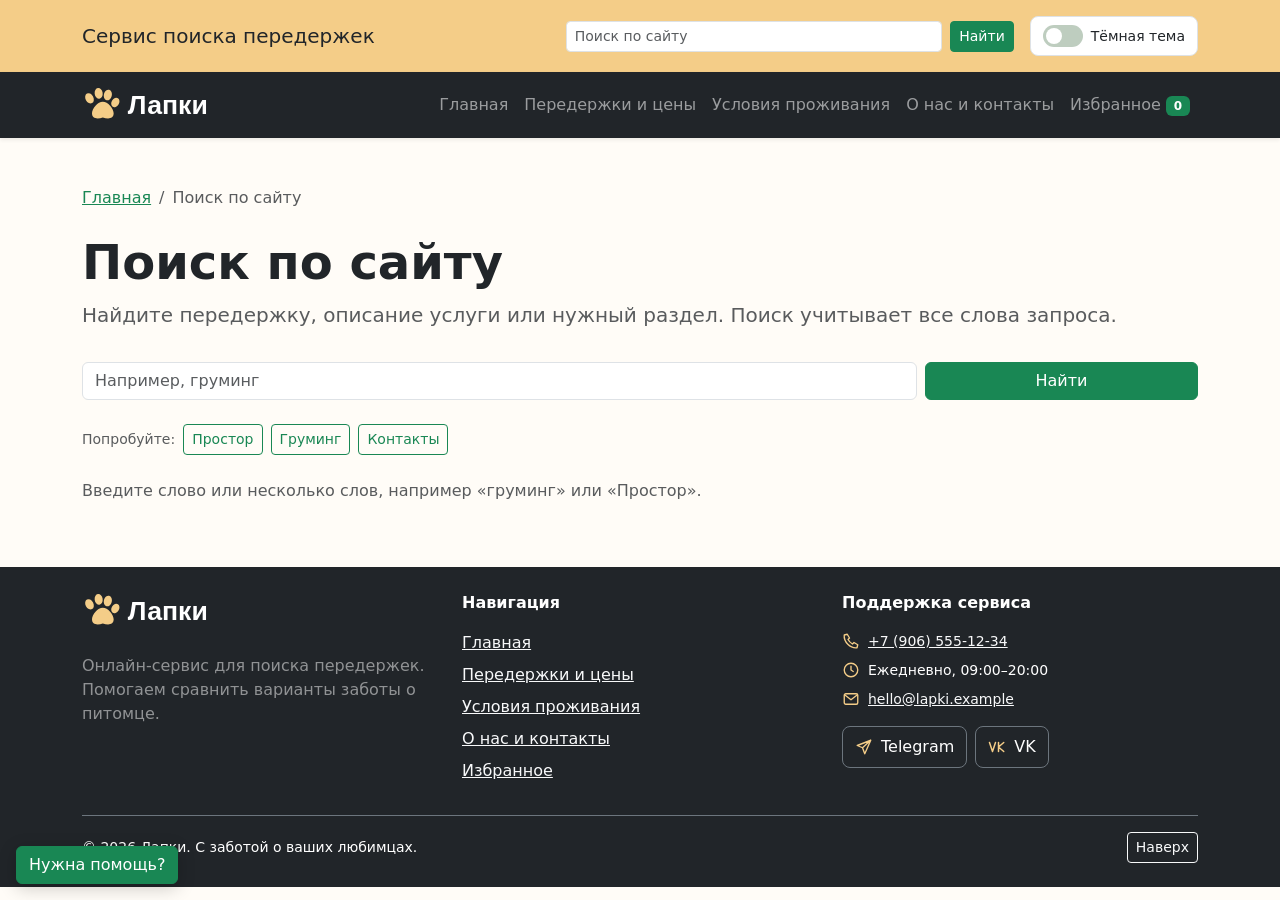
<file: search.html>
<!DOCTYPE html>
<html lang="ru">
<head>
  <meta charset="UTF-8">
  <meta name="viewport" content="width=device-width, initial-scale=1.0">
  <meta name="description" content="Поиск по разделам Лапки: передержки, цены, условия проживания, услуги и контакты.">
  <title>Поиск по сайту — Лапки</title>
  <script src="js/theme.js"></script>
  <link rel="stylesheet" href="https://cdn.jsdelivr.net/npm/bootstrap@5.3.8/dist/css/bootstrap.min.css">
  <link rel="stylesheet" href="css/custom.css">
</head>
<body>
  <header class="brand-bar py-3" id="top">
    <div class="container">
      <div class="row align-items-center g-3">
        <div class="col-12 col-xl-4"><p class="h5 mb-0">Сервис поиска передержек</p></div>
        <div class="col-12 col-xl-8 d-flex flex-wrap justify-content-xl-end align-items-center gap-3">
          <form class="site-search d-flex gap-2" role="search" aria-label="Поиск по сайту" action="search.html" method="get">
            <label class="visually-hidden" for="site-search">Поиск по сайту</label>
            <input class="form-control form-control-sm" type="search" id="site-search" name="q" placeholder="Поиск по сайту" maxlength="120" required>
            <button class="btn btn-success btn-sm" type="submit">Найти</button>
          </form>
          <button class="theme-toggle" id="themeToggle" type="button" aria-pressed="false" aria-label="Тёмная тема">
            <span class="theme-toggle-track" aria-hidden="true"><span class="theme-toggle-thumb"></span></span>
            <span>Тёмная тема</span>
          </button>
        </div>
      </div>
    </div>
  </header>
  <nav class="navbar navbar-expand-xl bg-dark sticky-top shadow-sm" data-bs-theme="dark" aria-label="Основная навигация">
    <div class="container">
      <a class="navbar-brand brand-logo" href="index.html"><img src="images/logo.svg" alt="Лапки — на главную" width="150" height="40"></a>
      <button class="navbar-toggler" type="button" data-bs-toggle="collapse" data-bs-target="#mainNavbar" aria-controls="mainNavbar" aria-expanded="false" aria-label="Открыть меню">
        <span class="navbar-toggler-icon"></span>
      </button>
      <div class="collapse navbar-collapse" id="mainNavbar">
        <ul class="navbar-nav ms-auto">
          <li class="nav-item"><a class="nav-link" href="index.html">Главная</a></li>
          <li class="nav-item"><a class="nav-link" href="catalog.html">Передержки и цены</a></li>
          <li class="nav-item"><a class="nav-link" href="product.html">Условия проживания</a></li>
          <li class="nav-item"><a class="nav-link" href="about.html">О нас и контакты</a></li>
          <li class="nav-item"><a class="nav-link" href="favorites.html">Избранное <span class="badge text-bg-success" data-favorites-count>0</span></a></li>
        </ul>
      </div>
    </div>
  </nav>

  <main class="container my-5">
    <nav class="mb-4" aria-label="Хлебные крошки">
      <ol class="breadcrumb mb-0"><li class="breadcrumb-item"><a class="link-success" href="index.html">Главная</a></li><li class="breadcrumb-item active" aria-current="page">Поиск по сайту</li></ol>
    </nav>
    <h1 class="display-5 fw-bold">Поиск по сайту</h1>
    <p class="lead text-body-secondary">Найдите передержку, описание услуги или нужный раздел. Поиск учитывает все слова запроса.</p>
    <form class="row g-2 my-4" role="search" aria-label="Поиск в содержимом" action="search.html" method="get">
      <div class="col-12 col-sm-9"><label class="visually-hidden" for="searchQuery">Что найти?</label><input class="form-control" id="searchQuery" type="search" name="q" placeholder="Например, груминг" maxlength="120" required></div>
      <div class="col-12 col-sm-3"><button class="btn btn-success w-100" type="submit">Найти</button></div>
    </form>
    <div class="d-flex flex-wrap align-items-center gap-2 mb-4">
      <span class="small text-body-secondary">Попробуйте:</span>
      <a class="btn btn-outline-success btn-sm" href="search.html?q=Простор">Простор</a>
      <a class="btn btn-outline-success btn-sm" href="search.html?q=груминг">Груминг</a>
      <a class="btn btn-outline-success btn-sm" href="search.html?q=контакты">Контакты</a>
    </div>
    <p class="text-body-secondary" id="searchStatus" role="status"></p>
    <div class="d-grid gap-3" id="searchResults"></div>
    <noscript><p class="alert alert-warning">Включите JavaScript для поиска по сайту.</p></noscript>
  </main>
  <footer class="site-footer bg-dark text-white py-4 mt-5">
    <div class="container">
      <div class="row g-4">
        <div class="col-12 col-md-4">
          <a class="brand-logo d-inline-block mb-3" href="index.html"><img src="images/logo.svg" alt="Лапки — на главную" width="150" height="40"></a>
          <p class="text-white-50 mb-0">Онлайн-сервис для поиска передержек.<br>Помогаем сравнить варианты заботы о питомце.</p>
        </div>
        <div class="col-12 col-md-4">
          <nav aria-label="Навигация в подвале">
            <p class="fw-bold mb-3">Навигация</p>
            <ul class="list-unstyled mb-0">
              <li class="mb-2"><a class="link-light" href="index.html">Главная</a></li>
              <li class="mb-2"><a class="link-light" href="catalog.html">Передержки и цены</a></li>
              <li class="mb-2"><a class="link-light" href="product.html">Условия проживания</a></li>
              <li class="mb-2"><a class="link-light" href="about.html">О нас и контакты</a></li>
              <li class="mb-2"><a class="link-light" href="favorites.html">Избранное</a></li>
            </ul>
          </nav>
        </div>
        <div class="col-12 col-md-4">
          <p class="fw-bold mb-3">Поддержка сервиса</p>
          <address class="small mb-3">
            <p class="d-flex align-items-center gap-2 mb-2"><svg class="contact-icon" width="18" height="18" aria-hidden="true"><use href="images/icons.svg#phone"></use></svg><a class="link-light" href="tel:+79065551234">+7 (906) 555-12-34</a></p>
            <p class="d-flex align-items-center gap-2 mb-2"><svg class="contact-icon" width="18" height="18" aria-hidden="true"><use href="images/icons.svg#clock"></use></svg><span>Ежедневно, 09:00–20:00</span></p>
            <p class="d-flex align-items-center gap-2 mb-0"><svg class="contact-icon" width="18" height="18" aria-hidden="true"><use href="images/icons.svg#mail"></use></svg><a class="link-light text-break" href="mailto:hello@lapki.example">hello@lapki.example</a></p>
          </address>
          <ul class="list-unstyled d-flex flex-wrap gap-2 mb-2" aria-label="Социальные сети">
              <li><a class="social-badge" href="#" data-placeholder><svg class="contact-icon" width="18" height="18" aria-hidden="true"><use href="images/icons.svg#telegram"></use></svg>Telegram</a></li>
              <li><a class="social-badge" href="#" data-placeholder><svg class="contact-icon" width="18" height="18" aria-hidden="true"><use href="images/icons.svg#vk"></use></svg>VK</a></li>
            </ul>
        </div>
      </div>
      <div class="d-flex flex-wrap justify-content-between align-items-center gap-2 border-top border-secondary pt-3 mt-4 small">
        <span>© 2026 Лапки. С заботой о ваших любимцах.</span>
        <a class="btn btn-outline-light btn-sm" href="#top">Наверх</a>
      </div>
    </div>
  </footer>
  <aside class="help-panel" id="helpPanel" aria-labelledby="help-title" hidden>
    <div class="d-flex justify-content-between align-items-center gap-3 mb-3">
      <h2 class="h6 mb-0" id="help-title">Помощник «Лапки»</h2>
      <button class="btn-close" id="helpClose" type="button" aria-label="Закрыть подсказку"></button>
    </div>
    <p>Здравствуйте! Нужна помощь с выбором передержки?</p>
    <p class="small text-body-secondary">Подскажу, где посмотреть условия и рассчитать стоимость.</p>
    <div class="d-grid gap-2">
      <a class="btn btn-outline-success btn-sm" href="catalog.html">Посмотреть передержки</a>
      <a class="btn btn-outline-success btn-sm" href="catalog.html#calculator">Рассчитать и сравнить</a>
      <a class="btn btn-outline-success btn-sm" href="about.html#contacts-title">Связаться с поддержкой</a>
    </div>
  </aside>
  <button class="help-launcher btn btn-success" id="helpToggle" type="button" aria-expanded="false" aria-controls="helpPanel">Нужна помощь?</button>
  <p class="visually-hidden" id="siteStatus" role="status"></p>
  <script src="https://cdn.jsdelivr.net/npm/bootstrap@5.3.8/dist/js/bootstrap.bundle.min.js"></script>
  <script src="js/data.js"></script>
  <script src="js/main.js"></script>
  <script src="js/favorites.js"></script>
  <script src="js/tools.js"></script>
  <script src="js/search.js"></script>
  <script src="js/widget.js"></script>
</body>
</html>
</file>
<file: css/custom.css>
/* Bootstrap отвечает за сетки и компоненты; здесь цвета и собственные элементы. */
:root {
  --lapki-page: #fffcf7;
  --lapki-surface: #fff;
  --lapki-hero: #fbefd9;
  --lapki-brand: #f4cd88;
  --lapki-image: #f8ead6;
  --lapki-muted: #f1f5f0;
  --lapki-accent: #198754;
}
html[data-bs-theme="dark"] {
  --lapki-page: #151c1a;
  --lapki-surface: #202b26;
  --lapki-hero: #1d3027;
  --lapki-brand: #2b382d;
  --lapki-image: #34483d;
  --lapki-muted: #29372f;
  --lapki-accent: #74d7a4;
  --bs-body-bg: #151c1a;
  --bs-body-color: #e4eee8;
  --bs-secondary-color: #b1c0b7;
  --bs-border-color: #405047;
}
html {
  scroll-behavior: smooth;
}
[id] {
  scroll-margin-top: 6rem;
}
body {
  min-height: 100vh;
  background-color: var(--lapki-page);
}
.brand-bar {
  background-color: var(--lapki-brand);
}
.hero {
  background-color: var(--lapki-hero);
}
.nav-pills {
  --bs-nav-pills-link-active-bg: #198754;
  --bs-nav-link-color: var(--lapki-accent);
  --bs-nav-link-hover-color: var(--lapki-accent);
}
.room-image {
  display: block;
  width: 100%;
  height: 200px;
  object-fit: contain;
  background-color: var(--lapki-image);
}

.brand-logo img {
  display: block;
  width: 150px;
  height: 40px;
}
.contact-icon {
  flex-shrink: 0;
  color: #198754;
}
.social-badge {
  display: inline-flex;
  align-items: center;
  gap: .5rem;
  color: inherit;
  text-decoration: none;
  padding: .5rem .75rem;
  border: 1px solid #d6dfd8;
  border-radius: .5rem;
}
.social-badge:hover,
.social-badge:focus-visible {
  border-color: currentColor;
}
.site-footer .contact-icon {
  color: #f4cd88;
}
.site-footer .social-badge {
  border-color: #6c757d;
}

.review-text {
  white-space: pre-wrap;
  overflow-wrap: anywhere;
}

@media (prefers-reduced-motion: reduce) {
  html {
    scroll-behavior: auto;
  }
}

/* Нейтральные блоки получают фон выбранной темы. */
.bg-white {
  background-color: var(--lapki-surface) !important;
}
.text-success,
.link-success {
  color: var(--lapki-accent) !important;
}
.btn-outline-success {
  --bs-btn-color: var(--lapki-accent);
  --bs-btn-border-color: var(--lapki-accent);
}
.table-light {
  --bs-table-bg: var(--lapki-muted);
  --bs-table-color: var(--bs-body-color);
  --bs-table-border-color: var(--bs-border-color);
}
html[data-bs-theme="dark"] .btn-outline-dark {
  --bs-btn-color: #e4eee8;
  --bs-btn-border-color: #9caf9f;
  --bs-btn-hover-bg: #e4eee8;
  --bs-btn-hover-color: #151c1a;
}
html[data-bs-theme="dark"] .btn-outline-secondary {
  --bs-btn-color: #bdcec3;
  --bs-btn-border-color: #82958a;
  --bs-btn-hover-bg: #bdcec3;
  --bs-btn-hover-color: #151c1a;
}
.site-search {
  flex: 1 1 16rem;
  max-width: 28rem;
}
.site-search input {
  min-width: 0;
}
.theme-toggle {
  display: inline-flex;
  align-items: center;
  gap: .5rem;
  padding: .5rem .75rem;
  color: var(--bs-body-color);
  background: var(--lapki-surface);
  border: 1px solid var(--bs-border-color);
  border-radius: .5rem;
  font-size: .875rem;
  white-space: nowrap;
}
.theme-toggle-track {
  position: relative;
  width: 40px;
  height: 22px;
  background: #becdbf;
  border-radius: 20px;
}
.theme-toggle-thumb {
  position: absolute;
  top: 3px;
  left: 3px;
  width: 16px;
  height: 16px;
  background: #fff;
  border-radius: 50%;
  transition: transform .3s ease;
}
html[data-bs-theme="dark"] .theme-toggle-track {
  background: #198754;
}
html[data-bs-theme="dark"] .theme-toggle-thumb {
  transform: translateX(18px);
}
.theme-toggle:focus-visible {
  outline: 2px solid var(--lapki-accent);
  outline-offset: 3px;
}
.theme-animating,
.theme-animating body,
.theme-animating .card,
.theme-animating .bg-white,
.theme-animating .hero,
.theme-animating .brand-bar,
.theme-animating .form-control,
.theme-animating .form-select,
.theme-animating .help-panel {
  transition: background-color .3s ease, color .3s ease, border-color .3s ease;
}
.favorite-button[aria-pressed="true"] {
  --heart-fill: currentColor;
}
.comparison-table {
  min-width: 530px;
}
.comparison-table th,
.comparison-table td {
  min-width: 140px;
}
.help-launcher {
  position: fixed;
  bottom: 1rem;
  left: 1rem;
  z-index: 1030;
  box-shadow: 0 4px 18px #0003;
}
.help-panel {
  position: fixed;
  left: 1rem;
  bottom: 4.75rem;
  width: 320px;
  max-width: calc(100vw - 2rem);
  max-height: calc(100dvh - 6rem);
  overflow-y: auto;
  z-index: 1030;
  padding: 1.25rem;
  background: var(--lapki-surface);
  border: 1px solid var(--bs-border-color);
  border-radius: 1rem;
  box-shadow: 0 8px 30px #0003;
}
.help-panel:not([hidden]) {
  animation: help-appear .25s ease-out;
}
.help-panel[hidden] {
  display: none;
}
@keyframes help-appear {
  from { opacity: 0; transform: translateY(12px); }
  to { opacity: 1; transform: translateY(0); }
}
@media (prefers-reduced-motion: reduce) {
  .theme-toggle-thumb,
  .theme-animating,
  .theme-animating * {
    transition: none !important;
  }
  .help-panel {
    animation: none !important;
  }
}
</file>
